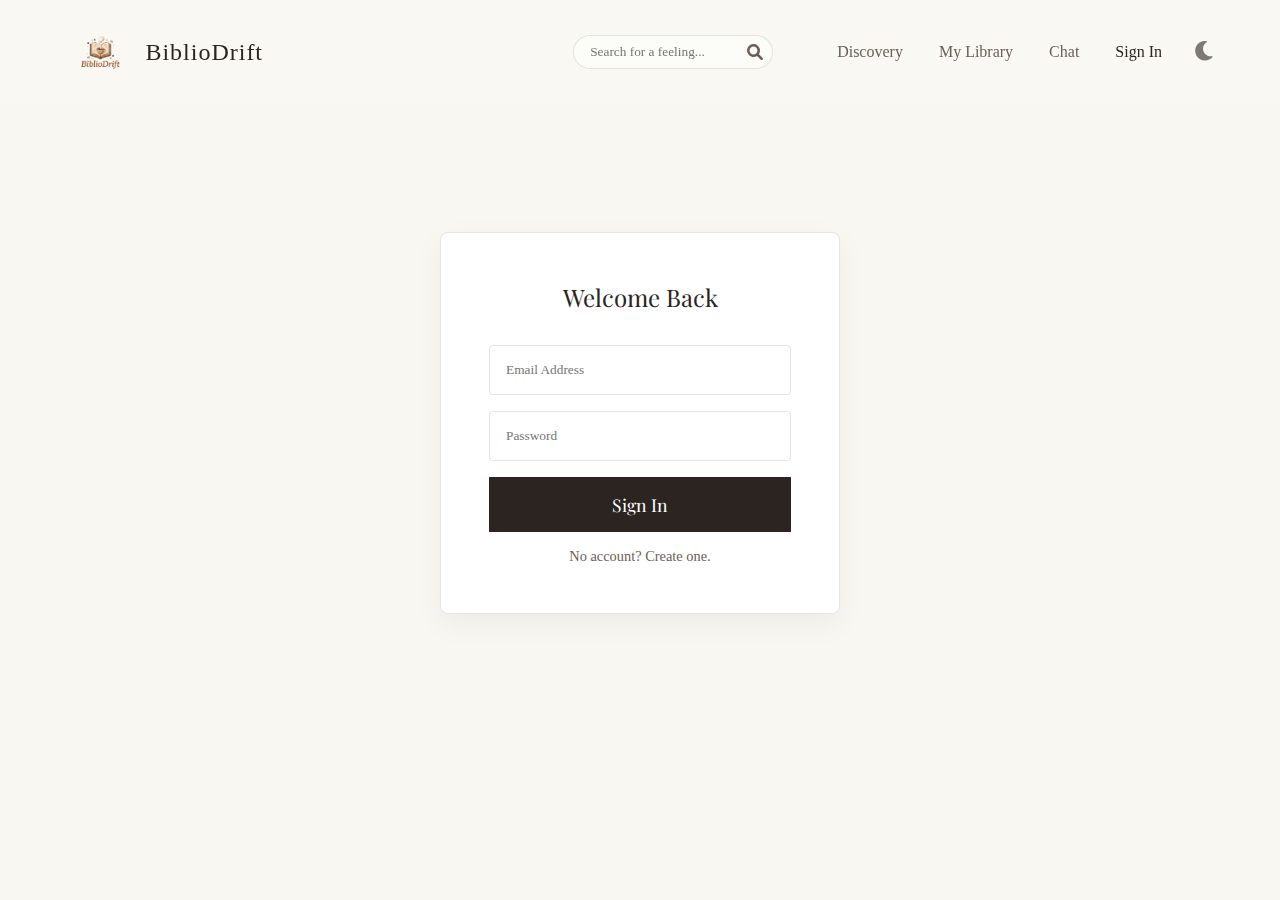
<file: auth.html>
<!DOCTYPE html>
<html lang="en">

<head>
    <meta charset="UTF-8">
    <meta name="viewport" content="width=device-width, initial-scale=1.0">
    <title>Sign In | BiblioDrift</title>
    <link rel="stylesheet" href="style.css">
    <link
        href="https://fonts.googleapis.com/css2?family=Playfair+Display:ital,wght@0,400;0,600;1,400&family=Georgia&display=swap"
        rel="stylesheet">
    <link rel="stylesheet" href="https://cdnjs.cloudflare.com/ajax/libs/font-awesome/6.0.0/css/all.min.css">
    <style>
        .auth-container {
            max-width: 400px;
            margin: 6rem auto;
            background: var(--book-bg);
            padding: 3rem;
            border-radius: 8px;
            box-shadow: var(--shadow-soft);
            text-align: center;
            border: 1px solid var(--input-border);
            color: var(--text-main);
        }

        .auth-input {
            width: 100%;
            padding: 1rem;
            margin-bottom: 1rem;
            border: 1px solid var(--input-border);
            border-radius: 4px;
            font-family: 'Georgia', serif;
            background: var(--input-bg);
            color: var(--text-main);
        }

        .auth-btn {
            width: 100%;
            padding: 1rem;
            background: var(--text-main);
            color: #fff;
            border: none;
            cursor: pointer;
            font-family: 'Playfair Display', serif;
            font-size: 1.1rem;
            transition: background 0.3s;
        }

        .auth-btn:hover {
            background: var(--wood-dark);
        }

        .toggle-link {
            display: block;
            margin-top: 1rem;
            color: var(--text-muted);
            font-size: 0.9rem;
            cursor: pointer;
        }
    </style>
</head>

<body>

    <header>
        <a href="index.html" class="logo">
            <img style="height: 40px" src="biblioDrift_favicon.png" alt="BiblioDrift Logo"> BiblioDrift
        </a>
        <div class="header-controls">
            <div class="search-bar">
                <input type="text" id="searchInput" class="search-input" placeholder="Search for a feeling...">
                <i class="fa-solid fa-search search-icon"></i>
            </div>
            <nav class="nav-links">
                <div class="tooltip">
                    <a href="index.html">Discovery</a>
                    <span class="tooltip-text"><i class="fa-solid fa-wand-magic-sparkles"></i> Explore books</span>
                </div>
                <div class="tooltip">
                    <a href="library.html">My Library</a>
                    <span class="tooltip-text"><i class="fa-solid fa-book"></i> My Library</span>
                </div>
                <div class="tooltip">
                    <a href="chat.html">Chat</a>
                    <span class="tooltip-text"><i class="fa-solid fa-comments"></i> Chat</span>
                </div>
                <div class="tooltip">
                    <a href="auth.html" class="active">Sign In</a>
                    <span class="tooltip-text"><i class="fa-solid fa-key"></i> Access account</span>
                </div>
            </nav>
            <button id="themeToggle" class="btn-icon" title="Toggle Theme">
                <i class="fa-solid fa-moon"></i>
            </button>
        </div>
    </header>

    <main>
        <div class="auth-container">
            <h2 style="margin-bottom: 2rem;">Welcome Back</h2>
            <form onsubmit="handleAuth(event)">
                <input type="email" id="email" class="auth-input" placeholder="Email Address" required>
                <input type="password" class="auth-input" placeholder="Password" required>
                <button type="submit" class="auth-btn">Sign In</button>
            </form>
            <span class="toggle-link">No account? Create one.</span>
        </div>
    </main>

    <script src="app.js"></script>
    <script src="script/header-scroll.js"></script>


</body>

</html>
</file>
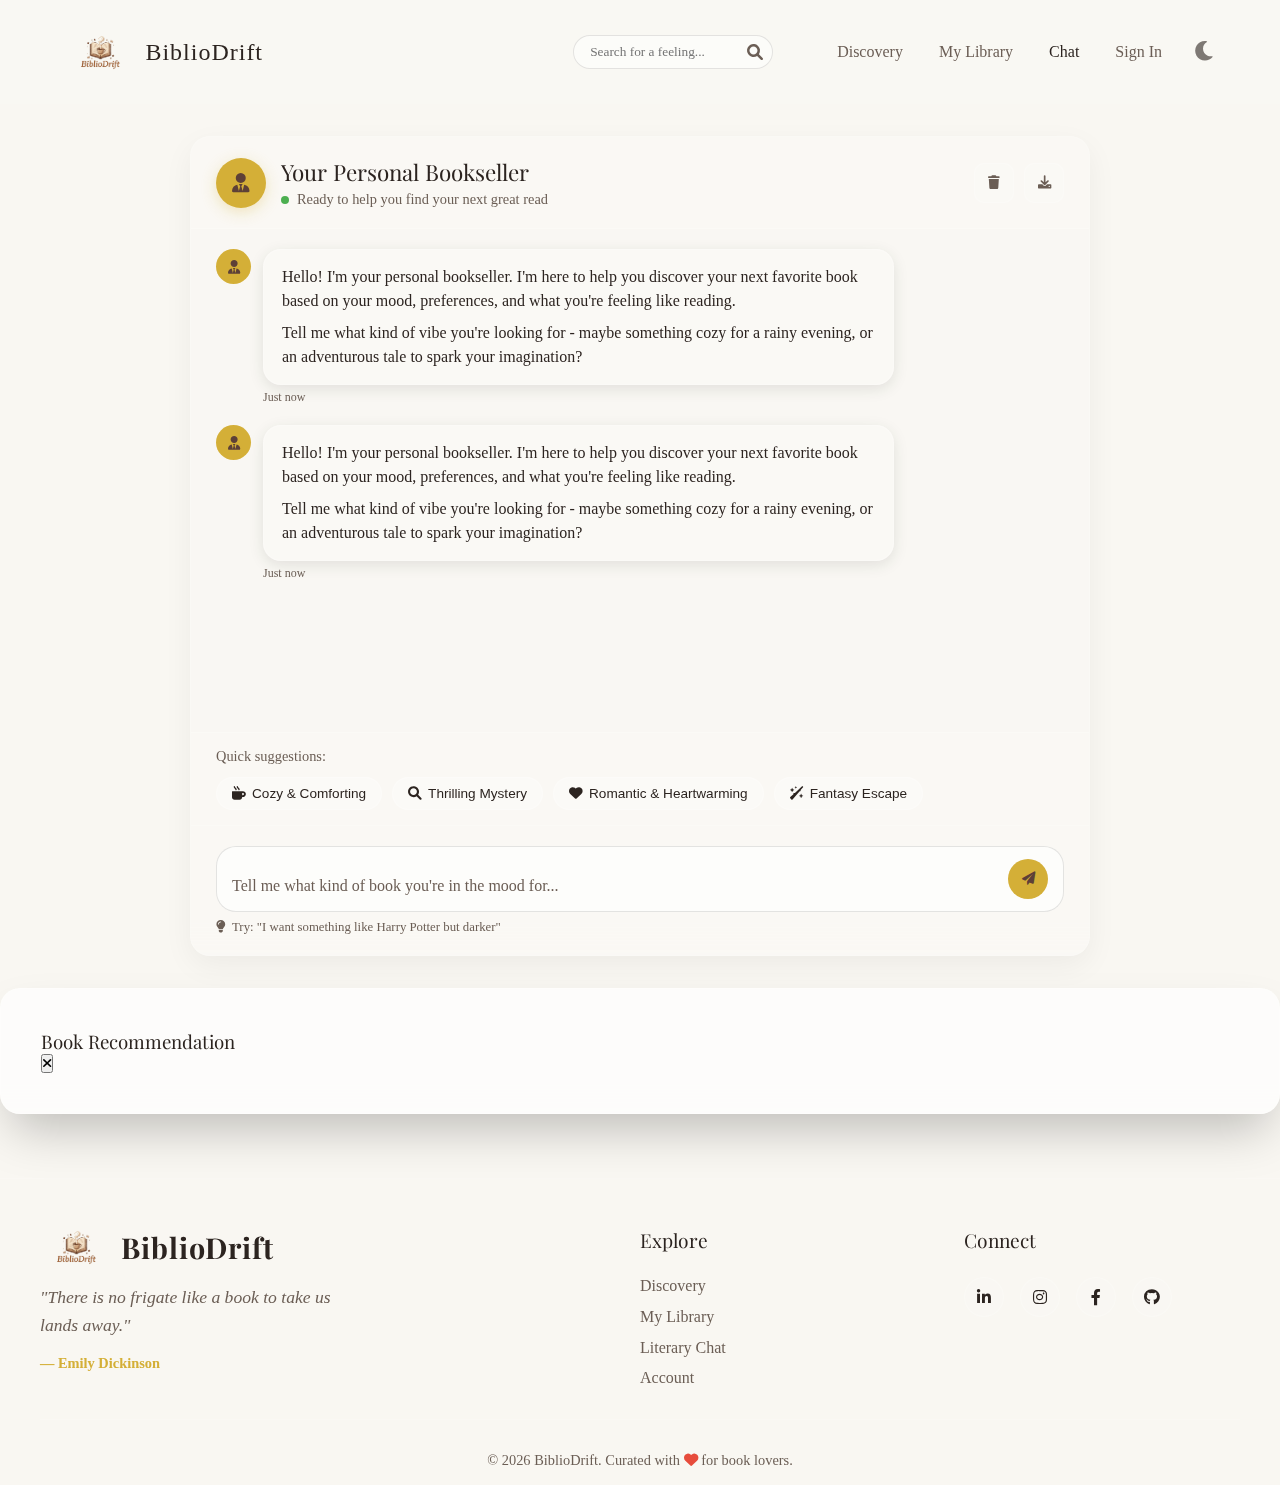
<file: chat.html>
<!DOCTYPE html>
<html lang="en">

<head>
    <meta charset="UTF-8">
    <meta name="viewport" content="width=device-width, initial-scale=1.0">
    <title>Chat with Bookseller | BiblioDrift</title>
    <link rel="stylesheet" href="style.css">
    <!-- Unified Font Imports -->
    <link rel="preconnect" href="https://fonts.googleapis.com" />
    <link rel="preconnect" href="https://fonts.gstatic.com" crossorigin />
    <link
        href="https://fonts.googleapis.com/css2?family=Playfair+Display:ital,wght@0,400;0,600;1,400&family=Georgia&display=swap"
        rel="stylesheet" />
    <link rel="stylesheet" href="https://cdnjs.cloudflare.com/ajax/libs/font-awesome/6.0.0/css/all.min.css">

</head>

<body>
    <!-- Navigation -->
    <header>
        <a href="index.html" class="logo">
            <img style="height: 40px" src="biblioDrift_favicon.png" alt="BiblioDrift Logo"> BiblioDrift
        </a>
        <div class="header-controls">
            <div class="search-bar">
                <input type="text" id="searchInput" class="search-input" placeholder="Search for a feeling...">
                <i class="fa-solid fa-search search-icon"></i>
            </div>
            <nav class="nav-links">
                <div class="tooltip">
                    <a href="index.html">Discovery</a>
                    <span class="tooltip-text"><i class="fa-solid fa-wand-magic-sparkles"></i> Explore books</span>
                </div>
                <div class="tooltip">
                    <a href="library.html">My Library</a>
                    <span class="tooltip-text"><i class="fa-solid fa-book"></i> My Library</span>
                </div>
                <div class="tooltip">
                    <a href="chat.html" class="active">Chat</a>
                    <span class="tooltip-text"><i class="fa-solid fa-comments"></i> Chat</span>
                </div>
                <!-- DYNAMIC AUTH LINK -->
                <div class="tooltip">
                    <a href="auth.html" id="navAuthLink">Sign In</a>
                    <span class="tooltip-text" id="navAuthTooltip"><i class="fa-solid fa-key"></i> Access account</span>
                </div>
            </nav>
            <button id="themeToggle" class="btn-icon" title="Toggle Theme">
                <i class="fa-solid fa-moon"></i>
            </button>
        </div>
    </header>

    <!-- Main Content -->
    <main style="padding-top: 2rem;">
        <div class="chat-container">
            <!-- Chat Header -->
            <div class="chat-header">
                <div class="bookseller-info">
                    <div class="bookseller-avatar">
                        <i class="fa-solid fa-user-tie"></i>
                    </div>
                    <div class="bookseller-details">
                        <h2 style="font-family: 'Playfair Display', serif;">Your Personal Bookseller</h2>
                        <p class="status">
                            <span class="status-dot"></span>
                            Ready to help you find your next great read
                        </p>
                    </div>
                </div>
                <div class="chat-actions">
                    <button class="action-btn" onclick="clearChat()" title="Clear conversation">
                        <i class="fa-solid fa-trash"></i>
                    </button>
                    <button class="action-btn" onclick="exportChat()" title="Export conversation">
                        <i class="fa-solid fa-download"></i>
                    </button>
                </div>
            </div>

            <!-- Chat Messages -->
            <div class="chat-messages" id="chatMessages">
                <div class="message bookseller-message">
                    <div class="message-avatar">
                        <i class="fa-solid fa-user-tie"></i>
                    </div>
                    <div class="message-content">
                        <div class="message-bubble">
                            <p>Hello! I'm your personal bookseller. I'm here to help you discover your next favorite
                                book based on your mood, preferences, and what you're feeling like reading.</p>
                            <p>Tell me what kind of vibe you're looking for - maybe something cozy for a rainy evening,
                                or an adventurous tale to spark your imagination?</p>
                        </div>
                        <div class="message-time">Just now</div>
                    </div>
                </div>
            </div>

            <!-- Quick Suggestions -->
            <div class="quick-suggestions" id="quickSuggestions">
                <div class="suggestions-header">
                    <span>Quick suggestions:</span>
                </div>
                <div class="suggestions-list">
                    <button class="suggestion-btn" onclick="sendQuickMessage('I want something cozy and comforting')">
                        <i class="fa-solid fa-mug-hot"></i>
                        Cozy & Comforting
                    </button>
                    <button class="suggestion-btn" onclick="sendQuickMessage('Looking for a thrilling mystery')">
                        <i class="fa-solid fa-magnifying-glass"></i>
                        Thrilling Mystery
                    </button>
                    <button class="suggestion-btn" onclick="sendQuickMessage('Something romantic and heartwarming')">
                        <i class="fa-solid fa-heart"></i>
                        Romantic & Heartwarming
                    </button>
                    <button class="suggestion-btn" onclick="sendQuickMessage('I need an escape to another world')">
                        <i class="fa-solid fa-wand-sparkles"></i>
                        Fantasy Escape
                    </button>
                </div>
            </div>

            <!-- Chat Input -->
            <div class="chat-input-container">
                <div class="chat-input-wrapper">
                    <textarea id="chatInput" placeholder="Tell me what kind of book you're in the mood for..." rows="1"
                        onkeydown="handleKeyDown(event)" oninput="adjustTextareaHeight(this)"></textarea>
                    <button class="send-btn" id="sendBtn">
                        <i class="fa-solid fa-paper-plane"></i>
                    </button>
                </div>
                <div class="input-hint">
                    <i class="fa-solid fa-lightbulb"></i>
                    Try: "I want something like Harry Potter but darker"
                </div>
            </div>
        </div>
    </main>

    <!-- Book Recommendation Modal -->
    <div class="modal-overlay" id="bookModal">
        <div class="modal-content book-modal">
            <div class="modal-header">
                <h3>Book Recommendation</h3>
                <button class="close-btn" onclick="closeBookModal()">
                    <i class="fa-solid fa-xmark"></i>
                </button>
            </div>
            <div class="modal-body" id="bookModalContent">
                <!-- Book details populated by chat.js -->
            </div>
        </div>
    </div>

    <script>
        window.MOOD_API_BASE = 'http://localhost:5001/api/v1';

        document.addEventListener('DOMContentLoaded', () => {
            const isLoggedIn = localStorage.getItem('isLoggedIn') === 'true';
            if (isLoggedIn) {
                const link = document.getElementById('navAuthLink');
                const tooltip = document.getElementById('navAuthTooltip');

                if (link) {
                    link.innerHTML = '<i class="fa-solid fa-user"></i>';
                    link.href = 'profile.html';
                }
                if (tooltip) {
                    tooltip.innerHTML = '<i class="fa-solid fa-address-card"></i> View Profile';
                }
            }
        });
    </script>
    <script src="chat.js"></script>
    <script src="app.js"></script>
    <script src="footer.js"></script>
    <script src="script/header-scroll.js"></script>
</body>

</html>
</file>
<file: style.css>
:root {
    /* Day Theme (Default) */
    --bg-color: #f9f7f2;
    --header-bg: rgba(249, 247, 242, 0.8);
    --text-main: #2c2420;
    --text-muted: #6b5e55;
    --accent-gold: #d4af37;
    --wood-dark: #5d4037;
    --wood-light: #8d6e63;
    --glass-bg: rgba(255, 255, 255, 0.1);
    --glass-border: rgba(255, 255, 255, 0.2);
    --shadow-soft: 0 10px 30px rgba(0, 0, 0, 0.05);
    --input-bg: rgba(255, 255, 255, 0.5);
    --input-border: rgba(0, 0, 0, 0.1);
    --book-bg: #fff;
    --paper-color: #fffdf9;

    /* Vibe Colors */
    --vibe-mystery: #78909c;
    --vibe-romance: #ef9a9a;
    --vibe-classic: #a1887f;

    /* Dimensions */
    --book-width: 160px;
    --book-height: 240px;
    --book-thick: 40px;
}

[data-theme="night"] {
    /* Night Theme (Dark Wood) */
    --bg-color: #1e1a18;
    --header-bg: rgba(30, 26, 24, 0.85);
    --text-main: #e0d5cb;
    --text-muted: #a89a8e;
    --accent-gold: #fccb4e;
    --wood-dark: #3e2723;
    --wood-light: #5d4037;
    --glass-bg: rgba(0, 0, 0, 0.3);
    --glass-border: rgba(255, 255, 255, 0.05);
    --shadow-soft: 0 10px 40px rgba(0, 0, 0, 0.4);
    --input-bg: rgba(0, 0, 0, 0.2);
    --input-border: rgba(255, 255, 255, 0.1);
    --book-bg: #2c2420;
    --paper-color: #e0d5cb;
}

* {
    box-sizing: border-box;
    margin: 0;
    padding: 0;
}

html {
    scroll-behavior: smooth;
}

body {
    background-color: var(--bg-color);
    color: var(--text-main);
    font-family: "Georgia", serif;
    /* Classic serif for books */
    overflow-x: hidden;
    min-height: 100vh;
}

/* Global Wooden Scrollbar Styling */
::-webkit-scrollbar {
    width: 12px;
}

::-webkit-scrollbar-track {
    background: var(--bg-color);
}

::-webkit-scrollbar-thumb {
    background: linear-gradient(180deg, var(--wood-dark), var(--wood-light));
    border-radius: 6px;
    border: 2px solid var(--bg-color);
}

::-webkit-scrollbar-thumb:hover {
    background: linear-gradient(180deg, var(--wood-light), var(--wood-dark));
    box-shadow: inset 0 0 6px rgba(0, 0, 0, 0.3);
}

h1,
h2,
h3 {
    font-weight: normal;
    font-family: "Playfair Display", serif;
    /* Elegant headings */
}

/* --- Layout --- */
header {
    padding: 2rem 4rem;
    display: flex;
    justify-content: space-between;
    align-items: center;
    position: sticky;
    top: 0;
    z-index: 100;
    background: var(--header-bg);
    backdrop-filter: blur(10px);
    transition: background 0.5s ease;
}

.header-controls {
    display: flex;
    align-items: center;
    gap: 2rem;
}

.search-bar {
    position: relative;
    display: flex;
    align-items: center;
}

.search-input {
    background: var(--input-bg);
    border: 1px solid var(--input-border);
    padding: 0.5rem 1rem;
    border-radius: 20px;
    font-family: "Georgia", serif;
    width: 200px;
    transition: all 0.3s ease;
    outline: none;
    color: var(--text-main);
}

.search-input:focus {
    background: var(--book-bg);
    width: 300px;
    box-shadow: var(--shadow-soft);
}

.search-icon {
    position: absolute;
    right: 10px;
    color: var(--text-muted);
    pointer-events: none;
}

.logo {
    font-size: 1.5rem;
    letter-spacing: 1px;
    color: var(--text-main);
    text-decoration: none;
    display: flex;
    align-items: center;
    gap: 0.5rem;
}

.nav-links a {
    text-decoration: none;
    color: var(--text-muted);
    margin-left: 2rem;
    transition: color 0.3s ease;
}

.nav-links a:hover,
.nav-links a.active {
    color: var(--text-main);
}

/* === ANIMATED HOVER TOOLTIPS FOR NAVIGATION (NEW) === */
.tooltip {
    position: relative;
    display: inline-block;
}

.tooltip-text {
    position: absolute;
    left: 50%;
    bottom: calc(100% + 8px);
    transform: translateX(-50%) scale(0.95) translateY(6px);
    padding: 10px 14px;
    background: #fffaf3;
    color: #2b2b2b;
    font-size: 13px;
    font-weight: 500;
    white-space: nowrap;
    border-radius: 10px;
    box-shadow: 0 8px 20px rgba(0, 0, 0, 0.15);
    border: 1px solid rgba(0, 0, 0, 0.08);
    opacity: 0;
    visibility: hidden;
    pointer-events: none;
    transition: all 0.25s ease;
    z-index: 9999;
}

.tooltip-text::after {
    content: "";
    position: absolute;
    top: 100%;
    left: 50%;
    transform: translateX(-50%) rotate(45deg);
    width: 12px;
    height: 12px;
    background: #fffaf3;
    border-left: 1px solid rgba(0, 0, 0, 0.08);
    border-bottom: 1px solid rgba(0, 0, 0, 0.08);
}

.tooltip:hover .tooltip-text {
    opacity: 1;
    visibility: visible;
    transform: translateX(-40%) scale(1) translateY(0);
}

.tooltip-text i {
    margin-right: 5px;
    color: var(--accent-gold);
}

main {
    padding: 2rem 4rem;
    max-width: 1400px;
    margin: 0 auto;
}

/* --- Hero --- */
.hero {
    text-align: center;
    padding: 6rem 1rem;
    animation: heroFade 1s ease-out;
}

@keyframes heroFade {
    from {
        opacity: 0;
        transform: translateY(15px);
    }

    to {
        opacity: 1;
        transform: translateY(0);
    }
}

.hero h1 {
    font-size: clamp(2.5rem, 8vw, 4.5rem);
    margin-bottom: 1.5rem;
    font-style: italic;
    line-height: 1.2;
    letter-spacing: 0.5px;
    text-shadow: 2px 2px 4px rgba(0, 0, 0, 0.2);
}

.hero p {
    color: var(--text-muted);
    font-size: 1.2rem;
    line-height: 1.8;
    max-width: 55ch;
    margin: 0 auto;
}

/* --- Curated Tables (Horizontal Scroll) --- */
.curated-section {
    margin-bottom: 6rem;
}

.section-header {
    margin-bottom: 2rem;
    border-bottom: 1px solid rgba(0, 0, 0, 0.05);
    padding-bottom: 0.5rem;
    display: flex;
    justify-content: space-between;
    align-items: baseline;
}

.curated-row {
    display: flex;
    gap: 3rem;
    padding: 2rem 1rem;
    overflow-x: visible;
    /* Allow 3D overflow */
    perspective: 1000px;
}

/* --- 3D Book Component --- */
.book-scene {
    width: var(--book-width);
    height: var(--book-height);
    perspective: 1000px;
    cursor: pointer;
    /* Random slight rotation for organic feel - handled in JS usually, but default here */
}

.book {
    width: 100%;
    height: 100%;
    position: relative;
    transform-style: preserve-3d;
    /* Bouncy cozy feel */
    transform-origin: center center -20px;
    /* Pivot inside the book */
    animation: floatIn 0.8s ease-out backwards;
}

@keyframes floatIn {
    from {
        opacity: 0;
        transform: translateY(50px) scale(0.9);
    }

    to {
        opacity: 1;
        transform: translateY(0) scale(1);
    }
}

.book.flipped {
    transform: rotateY(180deg) scale(1.2) translateZ(50px);
    /* Expand and bring closer */
    z-index: 100;
}

/* Book Faces */
.book__face {
    position: absolute;
    width: 100%;
    height: 100%;
    backface-visibility: hidden;
    /* Hide back when front is clear */
    border-radius: 4px 8px 8px 4px;
    box-shadow: 5px 5px 15px rgba(0, 0, 0, 0.15);
}

.book__face--front {
    background: var(--book-bg);
    transform: rotateY(0deg);
    z-index: 2;
}

.book__face--front img {
    width: 100%;
    height: 100%;
    object-fit: cover;
    border-radius: 4px 8px 8px 4px;
}

.book__face--back {
    transform: rotateY(180deg);
    background: var(--paper-color);
    /* Paper color */
    padding: 1.5rem;
    display: flex;
    flex-direction: column;
    justify-content: space-between;
    border: 1px solid var(--glass-border);
    z-index: 1;
    color: #2c2420;
    /* Keep text dark for paper feel even in night mode */
}

/* The Spine */
.book__face--spine {
    position: absolute;
    width: var(--book-thick);
    height: 100%;
    left: 0;
    top: 0;
    transform: rotateY(-90deg) translateZ(calc(var(--book-thick) / 2));
}

/* Improved 3D Box Model */
/* Re-defining .book for proper thickness volume */
.book {
    transform-origin: center center -20px;
    /* Pivot inside the book */
}

.book__face--front {
    transform: translateZ(20px);
}

.book__face--back {
    transform: rotateY(180deg) translateZ(20px);
}

.book__face--spine {
    width: 40px;
    height: 100%;
    background: #333;
    /* Default spine color */
    transform: rotateY(-90deg) translateZ(20px);
    /* Adjust positioning to be flush left of front face */
    left: -20px;
    /* Half thickness */
}

.book__face--right {
    /* Pages */
    width: 40px;
    height: 100%;
    background: linear-gradient(to right, #fff, #f0f0f0 20%, #fff 40%);
    transform: rotateY(90deg) translateZ(140px);
    /* Width - half thickness */
    left: auto;
    right: -20px;
}

/* Hover Effect: Pull out */
.book-scene:hover .book:not(.flipped) {
    transform: translateZ(30px) translateY(-10px) rotateY(-10deg);
}

/* Glassmorphism Overlay (Quick view) */
.glass-overlay {
    position: absolute;
    bottom: 10px;
    left: 10px;
    right: 10px;
    background: rgba(255, 255, 255, 0.7);
    backdrop-filter: blur(8px);
    padding: 0.5rem;
    border-radius: 6px;
    opacity: 0;
    transform: translateY(10px);
    transition: all 0.3s ease;
    pointer-events: none;
    /* Let clicks pass to book */
}

.book-scene:hover .glass-overlay {
    opacity: 1;
    transform: translateY(0);
}

/* Back of book content */
.handwritten-note {
    font-family: "Courier New", Courier, monospace;
    /* Placeholder for handwriting font */
    color: var(--text-muted);
    font-size: 0.9rem;
    line-height: 1.4;
    background: #fffdc2;
    padding: 10px;
    transform: rotate(-2deg);
    box-shadow: 2px 2px 5px rgba(0, 0, 0, 0.1);
    margin-bottom: 1rem;
}

.book-actions {
    display: flex;
    gap: 0.5rem;
}

.btn-icon {
    border: none;
    background: none;
    cursor: pointer;
    font-size: 1.2rem;
    opacity: 0.6;
    transition: opacity 0.2s;
}

.btn-icon:hover {
    opacity: 1;
    transform: scale(1.1);
}

/* --- Virtual Shelves --- */
.shelves-container {
    display: flex;
    flex-direction: column;
    gap: 4rem;
    padding: 2rem 0;
}

.shelf-row {
    position: relative;
    padding: 0 2rem 1.5rem 2rem;
    /* Realistic Wood Texture Gradient */
    background:
        repeating-linear-gradient(90deg,
            transparent 0,
            transparent 4px,
            rgba(0, 0, 0, 0.02) 5px,
            transparent 10px),
        linear-gradient(to bottom, #5d4037 0%, #3e2723 100%);
    border-bottom: 25px solid #281a15;
    /* Thicker front lip */
    border-radius: 4px;
    box-shadow:
        0 20px 20px -10px rgba(0, 0, 0, 0.3),
        inset 0 2px 20px rgba(0, 0, 0, 0.2);
    display: flex;
    align-items: flex-end;
    gap: 1.5rem;
    /* More spacing for expanded books */
    min-height: 280px;
}

.shelf-row::after {
    /* Depth shadow on wall behind books */
    content: "";
    position: absolute;
    bottom: 25px;
    /* Above bottom lip */
    left: 0;
    right: 0;
    height: 100%;
    z-index: -1;
    background: linear-gradient(to bottom,
            rgba(0, 0, 0, 0.1),
            rgba(0, 0, 0, 0.4));
    pointer-events: none;
}

.shelf-label {
    position: absolute;
    top: -20px;
    left: 0;
    font-size: 1.2rem;
    color: var(--wood-light);
    font-style: italic;
}

/* --- Mood Analysis Styles --- */

/* Mood Tags on Book Covers */
.mood-tags {
    position: absolute;
    top: 5px;
    left: 5px;
    display: flex;
    flex-direction: column;
    gap: 2px;
}

.mood-tag {
    background: rgba(0, 0, 0, 0.7);
    color: white;
    padding: 2px 6px;
    border-radius: 10px;
    font-size: 0.7rem;
    font-weight: bold;
    text-transform: capitalize;
}

/* Mood-specific colors */
.mood-cozy {
    background: #8d6e63 !important;
}

.mood-dark {
    background: #424242 !important;
}

.mood-mysterious {
    background: #5e35b1 !important;
}

.mood-romantic {
    background: #e91e63 !important;
}

.mood-adventurous {
    background: #ff5722 !important;
}

.mood-melancholy {
    background: #607d8b !important;
}

.mood-uplifting {
    background: #4caf50 !important;
}

.mood-intense {
    background: #f44336 !important;
}

.mood-whimsical {
    background: #9c27b0 !important;
}

.mood-thought-provoking {
    background: #795548 !important;
}

/* Glass overlay mood tags */
.glass-mood-tags {
    margin-top: 0.5rem;
    display: flex;
    gap: 0.25rem;
    flex-wrap: wrap;
}

.glass-mood-tag {
    background: rgba(255, 255, 255, 0.3);
    padding: 1px 4px;
    border-radius: 8px;
    font-size: 0.6rem;
    text-transform: capitalize;
}

/* Back of book mood analysis */
.mood-analysis {
    margin-top: 1rem;
    padding-top: 0.5rem;
    border-top: 1px solid rgba(0, 0, 0, 0.1);
}

.mood-tags-back {
    display: flex;
    gap: 0.25rem;
    flex-wrap: wrap;
    margin-top: 0.25rem;
}

.mood-tag-small {
    background: var(--accent-gold);
    color: white;
    padding: 1px 4px;
    border-radius: 6px;
    font-size: 0.6rem;
    text-transform: capitalize;
}

/* Mood Analysis Modal */
.mood-modal {
    position: fixed;
    top: 0;
    left: 0;
    width: 100%;
    height: 100%;
    background: rgba(0, 0, 0, 0.7);
    display: flex;
    justify-content: center;
    align-items: center;
    z-index: 1000;
    backdrop-filter: blur(5px);
}

.mood-modal-content {
    background: var(--book-bg);
    border-radius: 12px;
    max-width: 500px;
    width: 90%;
    max-height: 80vh;
    overflow-y: auto;
    box-shadow: var(--shadow-soft);
    border: 1px solid var(--glass-border);
}

.mood-modal-header {
    padding: 1.5rem;
    border-bottom: 1px solid var(--glass-border);
    display: flex;
    justify-content: space-between;
    align-items: center;
}

.mood-modal-header h3 {
    margin: 0;
    color: var(--text-main);
}

.close-modal {
    background: none;
    border: none;
    font-size: 1.5rem;
    cursor: pointer;
    color: var(--text-muted);
    padding: 0;
    width: 30px;
    height: 30px;
    display: flex;
    align-items: center;
    justify-content: center;
}

.close-modal:hover {
    color: var(--text-main);
}

.mood-modal-body {
    padding: 1.5rem;
}

.mood-section {
    margin-bottom: 1.5rem;
}

.mood-section h4 {
    margin: 0 0 0.5rem 0;
    color: var(--text-main);
    font-size: 1rem;
}

/* Sentiment Bar */
.sentiment-bar {
    width: 100%;
    height: 8px;
    background: #e0e0e0;
    border-radius: 4px;
    overflow: hidden;
    margin: 0.5rem 0;
}

.sentiment-fill {
    height: 100%;
    background: linear-gradient(to right, #f44336, #ff9800, #4caf50);
    transition: width 0.3s ease;
}

/* Large mood tags in modal */
.mood-tags-large {
    display: flex;
    gap: 0.5rem;
    flex-wrap: wrap;
}

.mood-tag-large {
    padding: 0.5rem 1rem;
    border-radius: 20px;
    font-size: 0.9rem;
    font-weight: bold;
    color: white;
    text-transform: capitalize;
}

/* Vibe quote styling */
.vibe-quote {
    background: var(--paper-color);
    padding: 1rem;
    border-radius: 8px;
    font-style: italic;
    color: #2c2420;
    border-left: 4px solid var(--accent-gold);
    margin: 0.5rem 0;
}

/* Mood button in book actions */
.mood-btn {
    color: var(--accent-gold) !important;
}

.mood-btn:hover {
    color: var(--wood-dark) !important;
    transform: scale(1.1);
}

/* Responsive mood modal */
@media (max-width: 768px) {
    .mood-modal-content {
        width: 95%;
        margin: 1rem;
    }

    .mood-tags-large {
        flex-direction: column;
    }

    .mood-tag-large {
        text-align: center;
    }
}

/* Utilities */
.hidden {
    display: none;
}

.fade-in {
    animation: fadeIn 1s ease;
}

@keyframes fadeIn {
    from {
        opacity: 0;
        transform: translateY(10px);
    }

    to {
        opacity: 1;
        transform: translateY(0);
    }
}

/* Theme Toggle Button Enhancement */
#themeToggle {
    font-size: 1.4rem;
    color: var(--text-main);
    cursor: pointer;
    transition:
        transform 0.3s ease,
        color 0.3s ease;
}

#themeToggle:hover {
    transform: rotate(15deg) scale(1.1);
    color: var(--accent-gold);
}

/* --- Back to Top Button --- */
.back-to-top {
    position: fixed;
    bottom: 2rem;
    right: 2rem;
    width: 3rem;
    height: 3rem;
    border-radius: 50%;
    background: var(--header-bg);
    border: 1px solid var(--glass-border);
    box-shadow: var(--shadow-soft);
    display: flex;
    justify-content: center;
    align-items: center;
    z-index: 999;
    opacity: 1;
    visibility: visible;
    transition: all 0.4s ease;
    backdrop-filter: blur(5px);
}

.back-to-top.hidden {
    opacity: 0;
    visibility: hidden;
    transform: translateY(20px);
}

.back-to-top:hover {
    background: var(--book-bg);
    transform: translateY(-5px);
    box-shadow: 0 15px 30px rgba(0, 0, 0, 0.15);
    color: var(--accent-gold);
}

/*Footer design */

.footer {
    min-height: 120px;
    width: 100%;
    background-color: #222;
    display: flex;
    flex-direction: column;
    justify-content: center;
    align-items: center;
    gap: 1.2rem;
    padding: 2rem 0;
    margin-top: 4rem;
}

.social_icons {
    display: flex;
    gap: 2rem;
    z-index: 999;
}

.social_icons a {
    color: var(--accent-gold);
    font-size: 2rem;
    transition:
        transform 0.3s ease,
        color 0.3s ease;
    text-decoration: none;
}

.social_icons a:hover {
    color: white;
    transform: translateY(-5px);
}

.reading-progress {
    margin-top: 0.75rem;
    opacity: 0.85;
}

.progress-slider {
    width: 100%;
    accent-color: var(--accent-gold);
}

.reading-progress small {
    font-size: 0.7rem;
    opacity: 0.7;
}

/* --- Glass Modal --- */
.glass-modal {
    margin: auto;
    width: 90%;
    max-width: 900px;
    background: transparent;
    border: none;
    padding: 0;
    overflow: visible;
}

.glass-modal::backdrop {
    background: rgba(0, 0, 0, 0.4);
    backdrop-filter: blur(5px);
}

.modal-content {
    background: rgba(255, 255, 255, 0.65);
    backdrop-filter: blur(20px);
    -webkit-backdrop-filter: blur(20px);
    border: 1px solid var(--glass-border);
    border-radius: 20px;
    box-shadow: 0 25px 50px -12px rgba(0, 0, 0, 0.25);
    padding: 2.5rem;
    position: relative;
    overflow: hidden;
    animation: modalIn 0.4s cubic-bezier(0.175, 0.885, 0.32, 1.275);
}

[data-theme="night"] .modal-content {
    background: rgba(30, 26, 24, 0.8);
    border: 1px solid rgba(255, 255, 255, 0.1);
}

@keyframes modalIn {
    from {
        opacity: 0;
        transform: scale(0.9) translateY(20px);
    }

    to {
        opacity: 1;
        transform: scale(1) translateY(0);
    }
}

.close-modal-btn {
    position: absolute;
    top: 1.5rem;
    right: 1.5rem;
    background: var(--glass-bg);
    border: none;
    width: 2.5rem;
    height: 2.5rem;
    border-radius: 50%;
    cursor: pointer;
    font-size: 1.2rem;
    color: var(--text-muted);
    transition: all 0.2s;
    display: flex;
    justify-content: center;
    align-items: center;
    z-index: 10;
}

.close-modal-btn:hover {
    background: var(--accent-gold);
    color: #fff;
    transform: rotate(90deg);
}

.modal-body {
    display: grid;
    grid-template-columns: 300px 1fr;
    gap: 3rem;
}

.modal-media {
    display: flex;
    justify-content: center;
    align-items: center;
}

.modal-media img {
    width: 100%;
    height: auto;
    border-radius: 12px;
    box-shadow: 10px 10px 30px rgba(0, 0, 0, 0.2);
    transform: rotate(-3deg);
    transition: transform 0.3s;
}

.modal-media img:hover {
    transform: rotate(0) scale(1.02);
}

.modal-info {
    display: flex;
    flex-direction: column;
    gap: 1.5rem;
}

.modal-info h2 {
    font-size: 2.5rem;
    line-height: 1.2;
    margin-bottom: 0;
}

.modal-subtitle {
    font-size: 1.2rem;
    color: var(--text-muted);
    font-style: italic;
    margin-top: -1rem;
}

/* AI Insight Box */
.ai-insight-box {
    background: linear-gradient(135deg,
            rgba(255, 255, 255, 0.4),
            rgba(255, 255, 255, 0.1));
    border: 1px solid var(--glass-border);
    padding: 1.5rem;
    border-radius: 15px;
    position: relative;
    margin-top: 1rem;
}

[data-theme="night"] .ai-insight-box {
    background: linear-gradient(135deg,
            rgba(255, 255, 255, 0.05),
            rgba(0, 0, 0, 0.2));
}

.ai-insight-box::before {
    content: "";
    position: absolute;
    top: 0;
    left: 0;
    right: 0;
    height: 2px;
    background: linear-gradient(90deg,
            transparent,
            var(--accent-gold),
            transparent);
    opacity: 0.5;
}

.ai-header {
    display: flex;
    align-items: center;
    gap: 0.8rem;
    font-family: "Courier New", monospace;
    /* Tech feel */
    font-weight: bold;
    color: var(--accent-gold);
    margin-bottom: 1rem;
    text-transform: uppercase;
    letter-spacing: 1px;
    font-size: 0.9rem;
}

#modal-summary {
    line-height: 1.6;
    color: var(--text-main);
}

.modal-actions {
    margin-top: auto;
    display: flex;
    gap: 1rem;
}

.btn-primary {
    background: var(--text-main);
    color: var(--bg-color);
    border: none;
    padding: 1rem 2rem;
    border-radius: 30px;
    font-family: "Georgia", serif;
    font-size: 1.1rem;
    cursor: pointer;
    transition: all 0.3s;
    display: flex;
    align-items: center;
    gap: 0.8rem;
}

.btn-primary:hover {
    background: var(--accent-gold);
    color: #fff;
    transform: translateY(-2px);
    box-shadow: 0 5px 15px rgba(0, 0, 0, 0.1);
}

/* Responsive Modal */
@media (max-width: 768px) {
    .modal-body {
        grid-template-columns: 1fr;
    }

    .modal-media img {
        max-width: 200px;
        transform: rotate(0);
    }

    .modal-content {
        padding: 1.5rem;
    }
}

/* ===== CHAT INTERFACE STYLES ===== */

.chat-container {
    max-width: 900px;
    margin: 0 auto;
    height: calc(100vh - 80px);
    display: flex;
    flex-direction: column;
    background: var(--glass-bg);
    backdrop-filter: blur(20px);
    border: 1px solid var(--glass-border);
    border-radius: 20px;
    overflow: hidden;
    box-shadow: var(--shadow-soft);
}

.chat-header {
    padding: 20px 25px;
    background: var(--glass-bg);
    border-bottom: 1px solid var(--glass-border);
    display: flex;
    justify-content: space-between;
    align-items: center;
}

.bookseller-info {
    display: flex;
    align-items: center;
    gap: 15px;
}

.bookseller-avatar {
    width: 50px;
    height: 50px;
    background: var(--accent-gold);
    border-radius: 50%;
    display: flex;
    align-items: center;
    justify-content: center;
    color: var(--wood-dark);
    font-size: 20px;
    box-shadow: 0 4px 15px rgba(212, 175, 55, 0.3);
}

.bookseller-details h2 {
    font-family: 'Playfair Display', serif;
    color: var(--text-main);
    font-size: 1.4rem;
    margin-bottom: 4px;
}

.status {
    display: flex;
    align-items: center;
    gap: 8px;
    color: var(--text-muted);
    font-size: 0.9rem;
}

.status-dot {
    width: 8px;
    height: 8px;
    background: #4caf50;
    border-radius: 50%;
    animation: pulse 2s infinite;
}

@keyframes pulse {

    0%,
    100% {
        opacity: 1;
    }

    50% {
        opacity: 0.5;
    }
}

.chat-actions {
    display: flex;
    gap: 10px;
}

.action-btn {
    width: 40px;
    height: 40px;
    background: var(--glass-bg);
    border: 1px solid var(--glass-border);
    border-radius: 10px;
    color: var(--text-muted);
    cursor: pointer;
    transition: all 0.3s ease;
    display: flex;
    align-items: center;
    justify-content: center;
}

.action-btn:hover {
    background: var(--accent-gold);
    color: var(--wood-dark);
    transform: translateY(-2px);
}

.chat-messages {
    flex: 1;
    overflow-y: auto;
    padding: 20px 25px;
    display: flex;
    flex-direction: column;
    gap: 20px;
}

.message {
    display: flex;
    gap: 12px;
    max-width: 80%;
}

.message.user-message {
    align-self: flex-end;
    flex-direction: row-reverse;
}

.message-avatar {
    width: 35px;
    height: 35px;
    border-radius: 50%;
    display: flex;
    align-items: center;
    justify-content: center;
    font-size: 14px;
    flex-shrink: 0;
}

.bookseller-message .message-avatar {
    background: var(--accent-gold);
    color: var(--wood-dark);
}

.user-message .message-avatar {
    background: var(--wood-light);
    color: var(--paper-color);
}

.message-content {
    flex: 1;
}

.message-bubble {
    background: var(--glass-bg);
    border: 1px solid var(--glass-border);
    border-radius: 18px;
    padding: 15px 18px;
    backdrop-filter: blur(10px);
    box-shadow: 0 4px 15px rgba(0, 0, 0, 0.1);
}

.user-message .message-bubble {
    background: var(--accent-gold);
    color: var(--wood-dark);
    border-color: var(--accent-gold);
}

.message-bubble p {
    margin-bottom: 8px;
    line-height: 1.5;
    color: var(--text-main);
}

.user-message .message-bubble p {
    color: var(--wood-dark);
}

.message-bubble p:last-child {
    margin-bottom: 0;
}

.message-time {
    font-size: 0.75rem;
    color: var(--text-muted);
    margin-top: 5px;
    text-align: left;
}

.user-message .message-time {
    text-align: right;
}

.quick-suggestions {
    padding: 15px 25px;
    border-top: 1px solid var(--glass-border);
    background: var(--glass-bg);
}

.suggestions-header {
    font-size: 0.9rem;
    color: var(--text-muted);
    margin-bottom: 12px;
}

.suggestions-list {
    display: flex;
    gap: 10px;
    flex-wrap: wrap;
}

.suggestion-btn {
    background: var(--glass-bg);
    border: 1px solid var(--glass-border);
    border-radius: 20px;
    padding: 8px 15px;
    color: var(--text-main);
    cursor: pointer;
    transition: all 0.3s ease;
    font-size: 0.85rem;
    display: flex;
    align-items: center;
    gap: 6px;
    backdrop-filter: blur(10px);
}

.suggestion-btn:hover {
    background: var(--accent-gold);
    color: var(--wood-dark);
    transform: translateY(-2px);
    box-shadow: 0 4px 15px rgba(212, 175, 55, 0.3);
}

.chat-input-container {
    padding: 20px 25px;
    border-top: 1px solid var(--glass-border);
    background: var(--glass-bg);
}

.chat-input-wrapper {
    display: flex;
    gap: 12px;
    align-items: flex-end;
    background: var(--input-bg);
    border: 1px solid var(--input-border);
    border-radius: 20px;
    padding: 12px 15px;
    backdrop-filter: blur(10px);
}

#chatInput {
    flex: 1;
    background: transparent;
    border: none;
    outline: none;
    color: var(--text-main);
    font-size: 1rem;
    line-height: 1.4;
    resize: none;
    min-height: 24px;
    max-height: 120px;
    font-family: inherit;
}

#chatInput::placeholder {
    color: var(--text-muted);
}

.send-btn {
    width: 40px;
    height: 40px;
    background: var(--accent-gold);
    border: none;
    border-radius: 50%;
    color: var(--wood-dark);
    cursor: pointer;
    transition: all 0.3s ease;
    display: flex;
    align-items: center;
    justify-content: center;
    flex-shrink: 0;
}

.send-btn:hover {
    transform: scale(1.1);
    box-shadow: 0 4px 15px rgba(212, 175, 55, 0.4);
}

.send-btn:disabled {
    opacity: 0.5;
    cursor: not-allowed;
    transform: none;
}

.input-hint {
    margin-top: 8px;
    font-size: 0.8rem;
    color: var(--text-muted);
    display: flex;
    align-items: center;
    gap: 6px;
}

/* Book Recommendations in Chat */
.book-recommendation {
    margin: 15px 0;
    padding: 15px;
    background: var(--glass-bg);
    border: 1px solid var(--glass-border);
    border-radius: 12px;
    backdrop-filter: blur(10px);
}

.book-rec-header {
    display: flex;
    justify-content: space-between;
    align-items: center;
    margin-bottom: 12px;
}

.book-rec-title {
    font-weight: 600;
    color: var(--text-main);
    font-size: 0.95rem;
}

.book-rec-count {
    font-size: 0.8rem;
    color: var(--text-muted);
    background: var(--glass-bg);
    padding: 4px 8px;
    border-radius: 10px;
}

.book-rec-grid {
    display: grid;
    grid-template-columns: repeat(auto-fill, minmax(120px, 1fr));
    gap: 12px;
}

.book-rec-item {
    background: var(--glass-bg);
    border: 1px solid var(--glass-border);
    border-radius: 8px;
    padding: 10px;
    text-align: center;
    cursor: pointer;
    transition: all 0.3s ease;
    backdrop-filter: blur(5px);
}

.book-rec-item:hover {
    transform: translateY(-3px);
    box-shadow: 0 6px 20px rgba(0, 0, 0, 0.15);
    border-color: var(--accent-gold);
}

.book-rec-cover {
    width: 60px;
    height: 90px;
    background: var(--book-bg);
    border-radius: 4px;
    margin: 0 auto 8px;
    display: flex;
    align-items: center;
    justify-content: center;
    overflow: hidden;
    box-shadow: 0 2px 8px rgba(0, 0, 0, 0.1);
}

.book-rec-cover img {
    width: 100%;
    height: 100%;
    object-fit: cover;
}

.book-rec-cover i {
    font-size: 24px;
    color: var(--text-muted);
}

.book-rec-info h4 {
    font-size: 0.8rem;
    color: var(--text-main);
    margin-bottom: 4px;
    line-height: 1.2;
    display: -webkit-box;
    -webkit-line-clamp: 2;
    -webkit-box-orient: vertical;
    overflow: hidden;
}

.book-rec-info p {
    font-size: 0.7rem;
    color: var(--text-muted);
    display: -webkit-box;
    -webkit-line-clamp: 1;
    -webkit-box-orient: vertical;
    overflow: hidden;
}

/* Typing Indicator */
.typing-indicator {
    display: flex;
    align-items: center;
    gap: 12px;
    max-width: 80%;
}

.typing-indicator .message-avatar {
    width: 35px;
    height: 35px;
    background: var(--accent-gold);
    color: var(--wood-dark);
    border-radius: 50%;
    display: flex;
    align-items: center;
    justify-content: center;
    font-size: 14px;
}

.typing-bubble {
    background: var(--glass-bg);
    border: 1px solid var(--glass-border);
    border-radius: 18px;
    padding: 15px 18px;
    backdrop-filter: blur(10px);
    display: flex;
    align-items: center;
    gap: 4px;
}

.typing-dot {
    width: 8px;
    height: 8px;
    background: var(--text-muted);
    border-radius: 50%;
    animation: typing 1.4s infinite ease-in-out;
}

.typing-dot:nth-child(2) {
    animation-delay: 0.2s;
}

.typing-dot:nth-child(3) {
    animation-delay: 0.4s;
}

@keyframes typing {

    0%,
    60%,
    100% {
        transform: translateY(0);
        opacity: 0.4;
    }

    30% {
        transform: translateY(-10px);
        opacity: 1;
    }
}

/* Responsive Design */
@media (max-width: 768px) {
    .chat-container {
        height: calc(100vh - 60px);
        border-radius: 0;
        margin: 0;
    }

    .chat-header {
        padding: 15px 20px;
    }

    .bookseller-details h2 {
        font-size: 1.2rem;
    }

    .chat-messages {
        padding: 15px 20px;
    }

    .message {
        max-width: 90%;
    }

    .suggestions-list {
        flex-direction: column;
    }

    .suggestion-btn {
        justify-content: center;
    }

    .book-rec-grid {
        grid-template-columns: repeat(auto-fill, minmax(100px, 1fr));
        gap: 8px;
    }
}

@media (max-width: 480px) {
    .chat-header {
        padding: 12px 15px;
    }

    .bookseller-avatar {
        width: 40px;
        height: 40px;
        font-size: 16px;
    }

    .bookseller-details h2 {
        font-size: 1.1rem;
    }

    .chat-messages {
        padding: 12px 15px;
    }

    .chat-input-container {
        padding: 15px;
    }

    .book-rec-grid {
        grid-template-columns: repeat(2, 1fr);
    }
}

/* ===== GENRE SECTION STYLES ===== */

/* Genre Grid Layout */
.genre-grid {
    display: grid;
    grid-template-columns: repeat(5, 1fr);
    gap: 1rem;
    padding: 1rem 0;
}

/* Genre Card - Vintage Book Spine Look */
/* Genre Card - Compact Vintage Rectangular Look */
.genre-card {
    display: flex;
    flex-direction: row;
    /* Horizontal layout */
    align-items: center;
    justify-content: flex-start;
    padding: 1rem 1.5rem;
    cursor: pointer;
    transition: all 0.3s cubic-bezier(0.23, 1, 0.32, 1);

    /* Rectangular Shape */
    border-radius: 8px;
    box-shadow: 0 4px 10px rgba(0, 0, 0, 0.2);

    height: 80px;
    /* Much smaller height */
    position: relative;
    overflow: hidden;
    border: 1px solid rgba(0, 0, 0, 0.1);
    gap: 1rem;
}

/* Remove gold lines for cleaner small look */
.genre-card::before,
.genre-card::after {
    display: none;
}

.genre-card i {
    font-size: 1.8rem;
    margin-bottom: 0;
    margin-right: 0;
    color: rgba(255, 255, 255, 0.95);
    /* Bright White/Gold */
    text-shadow: 0 1px 3px rgba(0, 0, 0, 0.3);
    transition: transform 0.3s ease;
    flex-shrink: 0;
}

.genre-card span {
    font-family: 'Playfair Display', serif;
    font-size: 1.1rem;
    font-weight: 600;
    color: #f5f5f5;
    text-transform: capitalize;
    /* Easier to read */
    letter-spacing: 0.5px;
    text-shadow: 0 1px 2px rgba(0, 0, 0, 0.5);
    text-align: left;
    writing-mode: horizontal-tb;
    /* Horizontal Text */
    transform: none;
}

.genre-card:hover {
    transform: translateY(-5px);
    box-shadow: 0 8px 20px rgba(0, 0, 0, 0.3);
    z-index: 10;
}

.genre-card:hover i {
    transform: scale(1.1);
    color: #fff;
}

/* Genre Card Colors - Vintage Leather Palette (Deep & Dark) */

/* Romance: Deep Burgundy (Vintage Red) */
.genre-card[data-genre="romance"] {
    background: linear-gradient(90deg, #4a0d24 0%, #751838 40%, #5c112a 100%);
}

/* Mystery: Midnight Navy */
.genre-card[data-genre="mystery"] {
    background: linear-gradient(90deg, #0d1b33 0%, #1a2f52 40%, #12213d 100%);
}

/* Fiction: Classic Dark Green */
.genre-card[data-genre="fiction"] {
    background: linear-gradient(90deg, #0f3316 0%, #1e5228 40%, #163d1e 100%);
}

/* Crime: Charcoal Black */
.genre-card[data-genre="crime"] {
    background: linear-gradient(90deg, #181818 0%, #2e2e2e 40%, #1f1f1f 100%);
}

/* Fantasy: Deep Royal Purple */
.genre-card[data-genre="fantasy"] {
    background: linear-gradient(90deg, #240a3d 0%, #3e1b61 40%, #2e104a 100%);
}

/* Thriller: Burnt Rust/Dark Terracotta */
.genre-card[data-genre="thriller"] {
    background: linear-gradient(90deg, #3d1508 0%, #612712 40%, #4a1a0d 100%);
}

/* Biography: Old Leather Brown */
.genre-card[data-genre="biography"] {
    background: linear-gradient(90deg, #2b1b12 0%, #4e342e 40%, #3e2723 100%);
}

/* Self-Help: Olive Drab */
.genre-card[data-genre="self-help"] {
    background: linear-gradient(90deg, #20330d 0%, #334d16 40%, #273b11 100%);
}

/* Science: Dark Slate/Teal */
.genre-card[data-genre="science"] {
    background: linear-gradient(90deg, #08282e 0%, #14424a 40%, #0e3036 100%);
}

/* History: Worn Bronze/Brown */
.genre-card[data-genre="history"] {
    background: linear-gradient(90deg, #382e1c 0%, #594a2e 40%, #453923 100%);
}

/* Genre Modal Start */

/* Genre Modal */
.genre-modal {
    position: fixed;
    top: 0;
    left: 0;
    width: 100%;
    height: 100%;
    background: rgba(0, 0, 0, 0.6);
    backdrop-filter: blur(8px);
    -webkit-backdrop-filter: blur(8px);
    border: none;
    padding: 0;
    max-width: 100%;
    max-height: 100%;
    z-index: 10000;
}

.genre-modal::backdrop {
    background: transparent;
}

.genre-modal-content {
    background: var(--bg-color);
    width: 90%;
    max-width: 1100px;
    max-height: 85vh;
    margin: 5vh auto;
    border-radius: 24px;
    overflow: hidden;
    box-shadow: 0 25px 80px rgba(0, 0, 0, 0.3);
    display: flex;
    flex-direction: column;
}

.genre-modal-header {
    display: flex;
    justify-content: space-between;
    align-items: center;
    padding: 1.5rem 2rem;
    border-bottom: 1px solid rgba(0, 0, 0, 0.1);
    background: linear-gradient(to bottom, var(--card-bg), transparent);
}

.genre-modal-header h2 {
    font-family: 'Playfair Display', serif;
    font-size: 1.75rem;
    color: var(--text-main);
    margin: 0;
}

.close-genre-modal {
    background: none;
    border: none;
    font-size: 1.5rem;
    color: var(--text-main);
    cursor: pointer;
    padding: 0.5rem;
    border-radius: 50%;
    transition: all 0.2s ease;
}

.close-genre-modal:hover {
    background: rgba(0, 0, 0, 0.1);
    transform: rotate(90deg);
}

.genre-modal-body {
    padding: 2rem;
    overflow-y: auto;
    flex: 1;
}

/* Genre Books Grid */
.genre-books-grid {
    display: grid;
    grid-template-columns: repeat(auto-fill, minmax(150px, 1fr));
    gap: 1.5rem;
}

.genre-book-card {
    background: var(--card-bg);
    border-radius: 12px;
    overflow: hidden;
    transition: all 0.3s ease;
    cursor: pointer;
    box-shadow: 0 4px 15px rgba(0, 0, 0, 0.1);
}

.genre-book-card:hover {
    transform: translateY(-5px);
    box-shadow: 0 12px 30px rgba(0, 0, 0, 0.2);
}

.genre-book-card img {
    width: 100%;
    height: 200px;
    object-fit: cover;
}

.genre-book-info {
    padding: 1rem;
}

.genre-book-info h4 {
    font-family: 'Playfair Display', serif;
    font-size: 0.95rem;
    font-weight: 600;
    color: var(--text-main);
    margin: 0 0 0.25rem 0;
    display: -webkit-box;
    -webkit-line-clamp: 2;
    -webkit-box-orient: vertical;
    overflow: hidden;
}

.genre-book-info p {
    font-size: 0.8rem;
    color: var(--text-secondary);
    margin: 0;
}

.genre-loading {
    grid-column: 1 / -1;
    display: flex;
    flex-direction: column;
    align-items: center;
    justify-content: center;
    padding: 3rem;
    color: var(--text-secondary);
    gap: 1rem;
}

.genre-loading i {
    font-size: 2rem;
    color: var(--accent-gold);
}

/* Genre Responsive */
@media (max-width: 900px) {
    .genre-grid {
        grid-template-columns: repeat(3, 1fr);
    }
}

@media (max-width: 600px) {
    .genre-grid {
        grid-template-columns: repeat(2, 1fr);
        gap: 0.75rem;
    }

    .genre-card {
        padding: 1.25rem 0.75rem;
    }

    .genre-card i {
        font-size: 1.5rem;
    }

    .genre-card span {
        font-size: 0.85rem;
    }

    .genre-modal-content {
        width: 95%;
        max-height: 90vh;
        margin: 2.5vh auto;
    }

    .genre-books-grid {
        grid-template-columns: repeat(2, 1fr);
        gap: 1rem;
    }
}

/* ===== 3D BOOKSHELF STYLES =====  */

/* Main bookshelf container with perspective */
.bookshelf-3d-container {
    perspective: 1200px;
    perspective-origin: center 40%;
    padding: 2rem 0;
}

/* Individual shelf section */
.shelf-section-3d {
    margin-bottom: 4rem;
    position: relative;
    padding-top: 2rem;
    border-top: 4px solid #3e2723;
}

.shelf-section-3d:first-child {
    border-top: none;
    padding-top: 0;
}

.shelf-section-3d .shelf-label {
    position: relative;
    top: auto;
    left: auto;
    margin-bottom: 1.5rem;
    font-size: 1.4rem;
    color: var(--text-main);
    font-style: italic;
    font-family: 'Playfair Display', serif;
    display: flex;
    align-items: center;
    gap: 0.5rem;
    padding-bottom: 0.5rem;
    border-bottom: 2px solid #4e342e;
}

/* 3D Wooden Bookshelf */
.bookshelf-3d {
    position: relative;
    transform-style: preserve-3d;
    transform: rotateX(2deg);
    min-height: 350px;
    padding: 30px 40px 20px;
    margin: 0 -20px;

    /* Realistic wood texture */
    background:
        repeating-linear-gradient(90deg,
            transparent 0,
            transparent 3px,
            rgba(0, 0, 0, 0.03) 3px,
            transparent 8px),
        repeating-linear-gradient(0deg,
            transparent 0,
            transparent 50px,
            rgba(0, 0, 0, 0.02) 50px,
            transparent 100px),
        linear-gradient(to bottom,
            #6d4c3d 0%,
            #5d4037 15%,
            #4e342e 50%,
            #3e2723 85%,
            #2c1810 100%);

    border-radius: 4px;
    box-shadow:
        inset 0 5px 15px rgba(0, 0, 0, 0.4),
        inset 0 -3px 10px rgba(255, 255, 255, 0.05),
        0 20px 40px rgba(0, 0, 0, 0.3),
        0 5px 15px rgba(0, 0, 0, 0.2);
}

/* Back wall of shelf */
.bookshelf-3d::before {
    content: '';
    position: absolute;
    top: 0;
    left: 0;
    right: 0;
    bottom: 25px;
    background:
        linear-gradient(to bottom,
            rgba(0, 0, 0, 0.3) 0%,
            rgba(0, 0, 0, 0.1) 100%);
    border-radius: 4px 4px 0 0;
    z-index: -1;
}

/* Front lip of shelf */
.bookshelf-3d::after {
    content: '';
    position: absolute;
    bottom: 0;
    left: -5px;
    right: -5px;
    height: 25px;
    background:
        linear-gradient(to bottom,
            #4e342e 0%,
            #3e2723 40%,
            #2c1810 100%);
    border-radius: 0 0 6px 6px;
    box-shadow:
        0 8px 20px rgba(0, 0, 0, 0.4),
        inset 0 2px 5px rgba(255, 255, 255, 0.1);
    transform: translateZ(20px);
}

/* Books container */
.books-row-3d {
    display: flex;
    align-items: flex-end;
    gap: 0;
    height: 300px;
    padding-bottom: 10px;
    transform-style: preserve-3d;
    position: relative;
    z-index: 1;
}

/* Individual book spine - tilted LEFT like real books */
.book-spine-3d {
    position: relative;
    transform-style: preserve-3d;
    cursor: pointer;
    transition: all 0.4s cubic-bezier(0.23, 1, 0.32, 1);
    transform-origin: bottom left;
    /* Tilt books to the LEFT (negative rotateZ) */
    transform: rotateZ(-8deg) rotateY(-5deg);
    /* Small gap between books */
    margin-right: 3px;
}

.book-spine-3d:last-child {
    margin-right: 0;
}

.book-spine-3d:nth-child(even) {
    transform: rotateZ(-6deg) rotateY(-4deg);
}

.book-spine-3d:nth-child(3n) {
    transform: rotateZ(-10deg) rotateY(-6deg);
}

.book-spine-3d:nth-child(4n) {
    transform: rotateZ(-7deg) rotateY(-3deg);
}

/* Book spine face (what you see) */
.spine-face {
    height: 100%;
    width: 100%;
    border-radius: 2px 4px 4px 2px;
    display: flex;
    flex-direction: column;
    justify-content: flex-start;
    align-items: center;
    padding: 12px 3px;
    position: relative;
    overflow: visible;
    box-shadow:
        inset 0 0 20px rgba(0, 0, 0, 0.2),
        2px 0 8px rgba(0, 0, 0, 0.3);

    /* Subtle texture overlay */
    background-image:
        linear-gradient(to right,
            rgba(0, 0, 0, 0.15) 0%,
            rgba(255, 255, 255, 0.1) 50%,
            rgba(0, 0, 0, 0.1) 100%);
    background-blend-mode: overlay;
}

/* Book spine text */
.spine-title {
    writing-mode: vertical-rl;
    text-orientation: mixed;
    transform: rotate(180deg);
    font-family: 'Georgia', serif;
    font-size: 0.85rem;
    font-weight: 700;
    color: inherit;
    text-align: center;
    line-height: 1.15;
    flex: 1;
    display: flex;
    align-items: center;
    justify-content: center;
    overflow: visible;
    white-space: nowrap;
    letter-spacing: 0.5px;
    text-shadow: 0 1px 3px rgba(0, 0, 0, 0.4);
    padding: 5px 2px;
}

.spine-author {
    writing-mode: vertical-rl;
    text-orientation: mixed;
    transform: rotate(180deg);
    font-family: 'Georgia', serif;
    font-size: 0.6rem;
    font-weight: 500;
    opacity: 0.9;
    margin-top: 8px;
    text-shadow: 0 1px 2px rgba(0, 0, 0, 0.3);
    white-space: nowrap;
}

/* Book edge (pages) - hidden for tighter packing */
.book-edge {
    display: none;
}

/* Book cover (top of book when viewed from above) */
.book-top {
    position: absolute;
    top: -6px;
    left: 0;
    right: -8px;
    height: 6px;
    background: linear-gradient(to right,
            var(--spine-color, #5d4037) 0%,
            var(--spine-color, #5d4037) calc(100% - 8px),
            #3e2723 calc(100% - 8px),
            #3e2723 100%);
    transform: rotateX(90deg) translateZ(3px);
    border-radius: 2px 2px 0 0;
}

/* Hover effect - book stands up straight and pulls forward */
.book-spine-3d:hover {
    transform: rotateZ(0deg) rotateY(0deg) translateZ(20px) translateY(-10px);
    z-index: 100;
}

.book-spine-3d:hover .spine-face {
    box-shadow:
        inset 0 0 20px rgba(0, 0, 0, 0.2),
        5px 10px 30px rgba(0, 0, 0, 0.4),
        0 0 15px rgba(212, 175, 55, 0.3);
}

/* Book tooltip */
.book-tooltip {
    position: fixed;
    background: rgba(255, 255, 255, 0.98);
    backdrop-filter: blur(20px);
    -webkit-backdrop-filter: blur(20px);
    border: 1px solid rgba(0, 0, 0, 0.1);
    border-radius: 16px;
    padding: 1.25rem;
    min-width: 280px;
    max-width: 320px;
    box-shadow:
        0 20px 60px rgba(0, 0, 0, 0.2),
        0 8px 25px rgba(0, 0, 0, 0.15);
    z-index: 10000;
    pointer-events: none;
    opacity: 0;
    transform: translateY(10px) scale(0.95);
    transition: all 0.3s cubic-bezier(0.23, 1, 0.32, 1);
}

[data-theme="night"] .book-tooltip {
    background: rgba(44, 36, 32, 0.98);
    border: 1px solid rgba(255, 255, 255, 0.1);
}

.book-tooltip.visible {
    opacity: 1;
    transform: translateY(0) scale(1);
}

.tooltip-header {
    display: flex;
    gap: 1rem;
    margin-bottom: 0.75rem;
}

.tooltip-cover {
    width: 60px;
    height: 85px;
    border-radius: 4px;
    object-fit: cover;
    box-shadow: 0 4px 12px rgba(0, 0, 0, 0.15);
    flex-shrink: 0;
}

.tooltip-info {
    flex: 1;
    min-width: 0;
}

.tooltip-title {
    font-family: 'Playfair Display', serif;
    font-size: 1.1rem;
    font-weight: 600;
    color: var(--text-main);
    margin-bottom: 0.25rem;
    line-height: 1.3;
}

.tooltip-author {
    font-size: 0.9rem;
    color: var(--text-muted);
    font-style: italic;
    margin-bottom: 0.5rem;
}

.tooltip-rating {
    display: flex;
    align-items: center;
    gap: 0.5rem;
    font-size: 0.85rem;
}

.tooltip-stars {
    color: var(--accent-gold);
    letter-spacing: 2px;
}

.tooltip-rating-text {
    color: var(--text-muted);
}

.tooltip-description {
    font-size: 0.85rem;
    color: var(--text-muted);
    line-height: 1.5;
    display: -webkit-box;
    -webkit-line-clamp: 3;
    -webkit-box-orient: vertical;
    overflow: hidden;
    border-top: 1px solid rgba(0, 0, 0, 0.08);
    padding-top: 0.75rem;
    margin-top: 0.5rem;
}

[data-theme="night"] .tooltip-description {
    border-top-color: rgba(255, 255, 255, 0.08);
}

.tooltip-hint {
    font-size: 0.75rem;
    color: var(--accent-gold);
    text-align: center;
    margin-top: 0.75rem;
    opacity: 0.9;
}

/* Book Detail Modal */
.book-detail-modal {
    position: fixed;
    top: 0;
    left: 0;
    right: 0;
    bottom: 0;
    background: rgba(0, 0, 0, 0.6);
    backdrop-filter: blur(8px);
    -webkit-backdrop-filter: blur(8px);
    display: flex;
    justify-content: center;
    align-items: center;
    z-index: 10001;
    opacity: 0;
    visibility: hidden;
    transition: all 0.4s ease;
    padding: 2rem;
}

.book-detail-modal.active {
    opacity: 1;
    visibility: visible;
}

.book-detail-content {
    background: var(--bg-color);
    border-radius: 24px;
    max-width: 900px;
    width: 100%;
    max-height: 90vh;
    overflow-y: auto;
    box-shadow: 0 30px 80px rgba(0, 0, 0, 0.3);
    transform: translateY(30px) scale(0.95);
    transition: all 0.4s cubic-bezier(0.23, 1, 0.32, 1);
    position: relative;
}

.book-detail-modal.active .book-detail-content {
    transform: translateY(0) scale(1);
}

.modal-close-btn {
    position: absolute;
    top: 1.5rem;
    right: 1.5rem;
    width: 44px;
    height: 44px;
    border-radius: 50%;
    background: var(--glass-bg);
    border: 1px solid var(--glass-border);
    cursor: pointer;
    display: flex;
    align-items: center;
    justify-content: center;
    font-size: 1.5rem;
    color: var(--text-muted);
    transition: all 0.3s ease;
    z-index: 10;
}

.modal-close-btn:hover {
    background: var(--accent-gold);
    color: white;
    transform: rotate(90deg);
}

.book-detail-grid {
    display: grid;
    grid-template-columns: 280px 1fr;
    gap: 3rem;
    padding: 2.5rem;
}

.book-cover-section {
    position: relative;
}

.book-cover-3d {
    position: relative;
    transform-style: preserve-3d;
    transform: perspective(800px) rotateY(-15deg);
    transition: transform 0.5s ease;
}

.book-cover-3d:hover {
    transform: perspective(800px) rotateY(-5deg);
}

.book-cover-image {
    width: 100%;
    height: auto;
    border-radius: 8px;
    box-shadow:
        15px 15px 40px rgba(0, 0, 0, 0.3),
        5px 5px 15px rgba(0, 0, 0, 0.2);
}

.book-cover-spine {
    position: absolute;
    left: -20px;
    top: 5px;
    bottom: 5px;
    width: 20px;
    background: linear-gradient(to right,
            rgba(0, 0, 0, 0.3),
            rgba(0, 0, 0, 0.1));
    border-radius: 4px 0 0 4px;
    transform: rotateY(-90deg) translateZ(10px);
}

.book-info-section {
    display: flex;
    flex-direction: column;
    gap: 1.5rem;
}

.book-title-large {
    font-family: 'Playfair Display', serif;
    font-size: 2.5rem;
    font-weight: 600;
    color: var(--text-main);
    line-height: 1.2;
    margin: 0;
}

.book-author-large {
    font-size: 1.25rem;
    color: var(--text-muted);
    font-style: italic;
    margin: 0;
}

.book-meta {
    display: flex;
    align-items: center;
    gap: 1.5rem;
    flex-wrap: wrap;
}

.book-rating-large {
    display: flex;
    align-items: center;
    gap: 0.75rem;
}

.rating-stars-large {
    font-size: 1.25rem;
    color: var(--accent-gold);
    letter-spacing: 3px;
}

.rating-score {
    font-size: 1.1rem;
    font-weight: 600;
    color: var(--text-main);
}

.rating-count {
    font-size: 0.9rem;
    color: var(--text-muted);
}

.book-categories {
    display: flex;
    gap: 0.5rem;
    flex-wrap: wrap;
}

.category-tag {
    background: var(--glass-bg);
    border: 1px solid var(--glass-border);
    padding: 0.4rem 0.8rem;
    border-radius: 20px;
    font-size: 0.8rem;
    color: var(--text-muted);
}

.book-description-section {
    padding-top: 1rem;
    border-top: 1px solid var(--glass-border);
}

.book-description-section h3 {
    font-family: 'Playfair Display', serif;
    font-size: 1.25rem;
    color: var(--text-main);
    margin-bottom: 1rem;
}

.book-description-text {
    font-size: 1rem;
    line-height: 1.8;
    color: var(--text-muted);
}

.book-reviews-section {
    padding-top: 1.5rem;
    border-top: 1px solid var(--glass-border);
}

.book-reviews-section h3 {
    font-family: 'Playfair Display', serif;
    font-size: 1.25rem;
    color: var(--text-main);
    margin-bottom: 1rem;
}

.review-item {
    background: var(--glass-bg);
    border: 1px solid var(--glass-border);
    border-radius: 12px;
    padding: 1.25rem;
    margin-bottom: 1rem;
}

.review-header {
    display: flex;
    justify-content: space-between;
    align-items: center;
    margin-bottom: 0.75rem;
}

.reviewer-name {
    font-weight: 600;
    color: var(--text-main);
}

.review-rating {
    color: var(--accent-gold);
    font-size: 0.9rem;
}

.review-text {
    font-size: 0.95rem;
    line-height: 1.6;
    color: var(--text-muted);
    font-style: italic;
}

.book-actions-section {
    display: flex;
    gap: 1rem;
    margin-top: auto;
    padding-top: 1.5rem;
}

.action-btn-primary {
    flex: 1;
    padding: 1rem 1.5rem;
    border-radius: 30px;
    border: none;
    font-family: 'Georgia', serif;
    font-size: 1rem;
    cursor: pointer;
    transition: all 0.3s ease;
    display: flex;
    align-items: center;
    justify-content: center;
    gap: 0.75rem;
}

.action-btn-primary.add-to-library {
    background: var(--accent-gold);
    color: var(--wood-dark);
}

.action-btn-primary.add-to-library:hover {
    background: #e6c44a;
    transform: translateY(-2px);
    box-shadow: 0 8px 25px rgba(212, 175, 55, 0.4);
}

.action-btn-primary.mark-read {
    background: var(--glass-bg);
    border: 2px solid var(--glass-border);
    color: var(--text-main);
}

.action-btn-primary.mark-read:hover {
    background: var(--wood-light);
    color: white;
    border-color: var(--wood-light);
}

/* Empty shelf state for 3D bookshelf */
.empty-shelf-3d {
    display: flex;
    align-items: center;
    justify-content: center;
    height: 180px;
    width: 100%;
    color: rgba(255, 255, 255, 0.6);
    font-style: italic;
    font-size: 1.1rem;
    text-shadow: 0 2px 4px rgba(0, 0, 0, 0.3);
}

/* Responsive styles for 3D bookshelf */
@media (max-width: 900px) {
    .book-detail-grid {
        grid-template-columns: 1fr;
        gap: 2rem;
    }

    .book-cover-section {
        max-width: 250px;
        margin: 0 auto;
    }

    .book-cover-3d {
        transform: perspective(800px) rotateY(0);
    }

    .book-title-large {
        font-size: 2rem;
        text-align: center;
    }

    .book-author-large {
        text-align: center;
    }

    .book-meta {
        justify-content: center;
    }
}

@media (max-width: 768px) {
    .bookshelf-3d {
        padding: 20px 25px 15px;
        transform: rotateX(0);
    }

    .books-row-3d {
        gap: 4px;
        height: 180px;
        overflow-x: auto;
        padding-bottom: 15px;
    }

    .book-spine-3d {
        transform: rotateY(-5deg);
        flex-shrink: 0;
    }

    .book-spine-3d:hover {
        transform: rotateY(-3deg) translateZ(15px) translateY(-10px);
    }

    .book-detail-content {
        border-radius: 20px 20px 0 0;
        max-height: 95vh;
    }

    .book-detail-grid {
        padding: 1.5rem;
    }

    .book-actions-section {
        flex-direction: column;
    }
}

@media (max-width: 480px) {
    .shelf-section-3d .shelf-label {
        font-size: 1.2rem;
    }

    .bookshelf-3d {
        padding: 15px 20px 10px;
        margin: 0 -10px;
    }

    .books-row-3d {
        height: 160px;
    }

    .spine-title {
        font-size: 0.65rem;
    }

    .spine-author {
        display: none;
    }

    .book-title-large {
        font-size: 1.5rem;
    }
}

/* --- Merge Conflict Resolution: Added styles from feat/issue-21-api-errors --- */
/* Empty State and Error Handling */
.empty-state {
    display: flex;
    flex-direction: column;
    align-items: center;
    justify-content: center;
    padding: 3rem 1rem;
    color: var(--text-muted, #888);
    text-align: center;
    width: 100%;
    min-height: 200px;
}

.empty-state i {
    font-size: 2.5rem;
    margin-bottom: 1rem;
    color: var(--accent-gold, #d4af37);
    opacity: 0.7;
}

.empty-state p {
    font-family: 'Playfair Display', serif;
    font-size: 1.1rem;
    margin: 0;
}

/* Toast Notifications */
.toast-notification {
    position: fixed;
    bottom: 20px;
    right: 20px;
    background: var(--header-bg, #fff);
    color: var(--text-main, #333);
    padding: 1rem 1.5rem;
    border-radius: 8px;
    box-shadow: 0 4px 12px rgba(0, 0, 0, 0.15);
    z-index: 1000;
    font-family: 'Georgia', serif;
    display: flex;
    align-items: center;
    gap: 10px;
    border-left: 4px solid var(--accent-gold);
    animation: slideIn 0.3s ease-out, fadeOut 0.3s ease-in 2.7s forwards;
}

.toast-notification.error {
    border-left-color: #d32f2f;
}

.toast-notification.info {
    border-left-color: var(--accent-gold);
}

@keyframes slideIn {
    from {
        transform: translateX(100%);
        opacity: 0;
    }

    to {
        transform: translateX(0);
        opacity: 1;
    }
}

@keyframes fadeOut {
    from {
        opacity: 1;
    }

    to {
        opacity: 0;
    }
}

/* ========================================= */
/*      BOOK SPINE VARIATIONS (#12)         */
/* ========================================= */

/* --- Textures --- */

/* Leather Texture: subtle noise */
.spine-texture-leather .spine-face {
    background-image:
        url("data:image/svg+xml,%3Csvg viewBox='0 0 200 200' xmlns='http://www.w3.org/2000/svg'%3E%3Cfilter id='noiseFilter'%3E%3CfeTurbulence type='fractalNoise' baseFrequency='0.8' numOctaves='3' stitchTiles='stitch'/%3E%3C/filter%3E%3Crect width='100%25' height='100%25' filter='url(%23noiseFilter)' opacity='0.15'/%3E%3C/svg%3E"),
        linear-gradient(to right, rgba(0, 0, 0, 0.3) 0%, rgba(255, 255, 255, 0.1) 40%, rgba(0, 0, 0, 0.2) 100%);
    background-blend-mode: overlay;
}

/* Cloth Texture: cross-hatch */
.spine-texture-cloth .spine-face {
    background-image:
        repeating-linear-gradient(45deg, rgba(0, 0, 0, 0.05) 0px, rgba(0, 0, 0, 0.05) 1px, transparent 1px, transparent 4px),
        repeating-linear-gradient(-45deg, rgba(0, 0, 0, 0.05) 0px, rgba(0, 0, 0, 0.05) 1px, transparent 1px, transparent 4px),
        linear-gradient(to right, rgba(0, 0, 0, 0.2) 0%, rgba(255, 255, 255, 0.1) 50%, rgba(0, 0, 0, 0.2) 100%);
}

/* Paper/Matte Texture: flat with slight gradient */
.spine-texture-paper .spine-face {
    background-image: linear-gradient(to right, rgba(0, 0, 0, 0.1) 0%, rgba(255, 255, 255, 0.05) 50%, rgba(0, 0, 0, 0.1) 100%);
}

/* Worn/Rough Texture: scratches */
.spine-texture-worn .spine-face {
    background-image:
        url("data:image/svg+xml,%3Csvg width='100' height='100' viewBox='0 0 100 100' xmlns='http://www.w3.org/2000/svg'%3E%3Cpath d='M10 10 L20 20 M50 50 L60 40 M80 20 L70 30' stroke='rgba(0,0,0,0.2)' stroke-width='1' fill='none'/%3E%3C/svg%3E"),
        linear-gradient(to bottom, rgba(0, 0, 0, 0.2) 0%, transparent 10%, transparent 90%, rgba(0, 0, 0, 0.2) 100%),
        linear-gradient(to right, rgba(0, 0, 0, 0.3) 0%, rgba(255, 255, 255, 0.05) 50%, rgba(0, 0, 0, 0.2) 100%);
}


/* --- Patterns (Gold details etc) --- */

.spine-pattern-bands::before {
    content: '';
    position: absolute;
    top: 15%;
    left: 0;
    right: 0;
    height: 3px;
    background: var(--accent-gold);
    box-shadow: 0 1px 2px rgba(0, 0, 0, 0.3);
    pointer-events: none;
}

.spine-pattern-bands::after {
    content: '';
    position: absolute;
    bottom: 20%;
    left: 0;
    right: 0;
    height: 3px;
    background: var(--accent-gold);
    box-shadow: 0 1px 2px rgba(0, 0, 0, 0.3);
    pointer-events: none;
}

.spine-pattern-frame::before {
    content: '';
    position: absolute;
    top: 10%;
    bottom: 15%;
    left: 6px;
    right: 6px;
    border: 1px solid rgba(255, 255, 255, 0.3);
    pointer-events: none;
}

.spine-pattern-ornament::before {
    content: '?';
    /* Floral heart ornament */
    position: absolute;
    bottom: 25%;
    left: 50%;
    transform: translateX(-50%);
    color: var(--accent-gold);
    font-size: 1.2rem;
    opacity: 0.8;
}

/* --- Typography Variations --- */

/* Standard Vertical (Default) */
.spine-title {
    writing-mode: vertical-rl;
    text-orientation: mixed;
    font-family: inherit;
    font-size: 0.9rem;
    font-weight: 600;
    letter-spacing: 0.5px;
    text-align: center;
    max-height: 75%;
    overflow: hidden;
    text-overflow: ellipsis;
    margin-top: auto;
    margin-bottom: auto;
    text-shadow: 0 1px 2px rgba(0, 0, 0, 0.3);
}

/* Serif Classic */
.font-serif .spine-title {
    font-family: 'Playfair Display', serif;
    font-style: italic;
    letter-spacing: 1px;
}

/* Sans Modern */
.font-sans .spine-title {
    font-family: 'Segoe UI', sans-serif;
    font-weight: 700;
    text-transform: uppercase;
    font-size: 0.8rem;
    letter-spacing: 1.5px;
}

/* Handwritten/Personal */
.font-hand .spine-title {
    font-family: 'Georgia', serif;
    /* Fallback for now */
    font-style: italic;
    font-weight: 400;
}

/* Rotated Upwards (European style) */
.title-rotate-up .spine-title {
    transform: rotate(180deg);
}

/* Stacked letters (for very short titles) */
.title-stacked .spine-title {
    writing-mode: horizontal-tb;
    word-break: break-all;
    width: 80%;
    font-size: 1.2rem;
    line-height: 1.1;
}

/* --- User Profile Styles --- */
.profile-header {
    background: linear-gradient(135deg, var(--header-bg), var(--bg-color));
    padding: 3rem 2rem;
    border-bottom: 1px solid var(--glass-border);
    display: flex;
    flex-direction: column;
    align-items: center;
    gap: 2rem;
}

.profile-card {
    background: var(--book-bg);
    border: 1px solid var(--glass-border);
    border-radius: 20px;
    padding: 2.5rem;
    display: flex;
    align-items: center;
    gap: 2rem;
    box-shadow: var(--shadow-soft);
    max-width: 800px;
    width: 100%;
    position: relative;
    overflow: hidden;
}

.profile-card::before {
    content: '';
    position: absolute;
    top: 0;
    left: 0;
    right: 0;
    height: 6px;
    background: linear-gradient(90deg, var(--wood-dark), var(--wood-light), var(--accent-gold));
}

.profile-avatar-wrapper {
    position: relative;
}

.profile-avatar {
    width: 120px;
    height: 120px;
    border-radius: 50%;
    background: var(--wood-light);
    color: var(--paper-color);
    display: flex;
    align-items: center;
    justify-content: center;
    font-size: 3.5rem;
    border: 4px solid var(--bg-color);
    box-shadow: 0 8px 20px rgba(0, 0, 0, 0.15);
}

.profile-badge {
    position: absolute;
    bottom: 5px;
    right: 5px;
    background: var(--accent-gold);
    color: var(--wood-dark);
    width: 35px;
    height: 35px;
    border-radius: 50%;
    display: flex;
    align-items: center;
    justify-content: center;
    font-size: 1rem;
    border: 3px solid var(--book-bg);
}

.profile-info h1 {
    font-size: 2.2rem;
    color: var(--text-main);
    margin-bottom: 0.5rem;
}

.profile-email {
    color: var(--text-muted);
    font-family: 'Courier New', monospace;
    font-size: 0.95rem;
    opacity: 0.8;
}

.profile-since {
    font-size: 0.9rem;
    color: var(--text-muted);
    margin-top: 0.5rem;
    font-style: italic;
}

.profile-actions {
    margin-top: 1.5rem;
    display: flex;
    gap: 1rem;
}

.logout-btn {
    padding: 0.6rem 1.2rem;
    font-size: 0.9rem;
    background: var(--wood-dark);
    color: #fff;
    border: none;
    border-radius: 8px;
    cursor: pointer;
    transition: all 0.3s ease;
}

.logout-btn:hover {
    background: #d32f2f;
    transform: translateY(-2px);
}

.profile-stats-container {
    display: flex;
    justify-content: center;
    gap: 2rem;
    width: 100%;
    max-width: 800px;
    flex-wrap: wrap;
}

.profile-stat-box {
    background: var(--glass-bg);
    border: 1px solid var(--glass-border);
    backdrop-filter: blur(10px);
    padding: 1.5rem;
    border-radius: 15px;
    text-align: center;
    flex: 1;
    min-width: 140px;
    transition: transform 0.3s ease;
}

.profile-stat-box:hover {
    transform: translateY(-5px);
    border-color: var(--accent-gold);
}

.profile-stat-box i {
    font-size: 1.8rem;
    color: var(--accent-gold);
    margin-bottom: 0.8rem;
}

.profile-stat-box h3 {
    font-size: 1.8rem;
    margin: 0.5rem 0;
    color: var(--text-main);
}

.profile-stat-box span {
    font-size: 0.85rem;
    text-transform: uppercase;
    letter-spacing: 1px;
    color: var(--text-muted);
}

.profile-content {
    max-width: 1200px;
    margin: 0 auto;
    padding: 3rem 2rem;
    display: grid;
    gap: 3rem;
}

.achievements-grid {
    display: grid;
    grid-template-columns: repeat(auto-fill, minmax(200px, 1fr));
    gap: 1.5rem;
    margin-top: 1.5rem;
}

.achievement-card {
    background: var(--input-bg);
    border-radius: 12px;
    padding: 1.5rem;
    text-align: center;
    border: 2px solid transparent;
    opacity: 0.6;
    filter: grayscale(100%);
    transition: all 0.3s;
}

.achievement-card.unlocked {
    opacity: 1;
    filter: grayscale(0%);
    border-color: var(--accent-gold);
    background: var(--book-bg);
    box-shadow: 0 5px 15px rgba(212, 175, 55, 0.2);
}

.achievement-card i {
    font-size: 2rem;
    margin-bottom: 1rem;
    color: var(--wood-light);
}

.achievement-card.unlocked i {
    color: var(--accent-gold);
}

.activity-feed {
    background: var(--book-bg);
    border-radius: 15px;
    padding: 2rem;
    box-shadow: var(--shadow-soft);
}

@media (max-width: 768px) {
    .profile-card {
        flex-direction: column;
        text-align: center;
        padding: 2rem 1rem;
    }

    .profile-actions {
        justify-content: center;
    }
}

/* --- MERGED MAIN --- */
:root {
    /* Day Theme (Default) */
    --bg-color: #f9f7f2;
    --header-bg: rgba(249, 247, 242, 0.8);
    --text-main: #2c2420;
    --text-muted: #6b5e55;
    --accent-gold: #d4af37;
    --wood-dark: #5d4037;
    --wood-light: #8d6e63;
    --glass-bg: rgba(255, 255, 255, 0.1);
    --glass-border: rgba(255, 255, 255, 0.2);
    --shadow-soft: 0 10px 30px rgba(0, 0, 0, 0.05);
    --input-bg: rgba(255, 255, 255, 0.5);
    --input-border: rgba(0, 0, 0, 0.1);
    --book-bg: #fff;
    --paper-color: #fffdf9;

    /* Vibe Colors */
    --vibe-mystery: #78909c;
    --vibe-romance: #ef9a9a;
    --vibe-classic: #a1887f;

    /* Dimensions */
    --book-width: 160px;
    --book-height: 240px;
    --book-thick: 40px;
}

[data-theme="night"] {
    /* Night Theme (Dark Wood) */
    --bg-color: #1e1a18;
    --header-bg: rgba(30, 26, 24, 0.85);
    --text-main: #e0d5cb;
    --text-muted: #a89a8e;
    --accent-gold: #fccb4e;
    --wood-dark: #3e2723;
    --wood-light: #5d4037;
    --glass-bg: rgba(0, 0, 0, 0.3);
    --glass-border: rgba(255, 255, 255, 0.05);
    --shadow-soft: 0 10px 40px rgba(0, 0, 0, 0.4);
    --input-bg: rgba(0, 0, 0, 0.2);
    --input-border: rgba(255, 255, 255, 0.1);
    --book-bg: #2c2420;
    --paper-color: #e0d5cb;
}

* {
    box-sizing: border-box;
    margin: 0;
    padding: 0;
}

html {
    scroll-behavior: smooth;
}

body {
    background-color: var(--bg-color);
    color: var(--text-main);
    font-family: "Georgia", serif;
    /* Classic serif for books */
    overflow-x: hidden;
    min-height: 100vh;
}

/* Global Wooden Scrollbar Styling */
::-webkit-scrollbar {
    width: 12px;
}

::-webkit-scrollbar-track {
    background: var(--bg-color);
}

::-webkit-scrollbar-thumb {
    background: linear-gradient(180deg, var(--wood-dark), var(--wood-light));
    border-radius: 6px;
    border: 2px solid var(--bg-color);
}

::-webkit-scrollbar-thumb:hover {
    background: linear-gradient(180deg, var(--wood-light), var(--wood-dark));
    box-shadow: inset 0 0 6px rgba(0, 0, 0, 0.3);
}

h1,
h2,
h3 {
    font-weight: normal;
    font-family: "Playfair Display", serif;
    /* Elegant headings */
}

/* --- Layout --- */
header {
    padding: 2rem 4rem;
    display: flex;
    justify-content: space-between;
    align-items: center;
    position: sticky;
    top: 0;
    z-index: 100;
    background: var(--header-bg);
    backdrop-filter: blur(10px);
    transition: background 0.5s ease;
}

.header-controls {
    display: flex;
    align-items: center;
    gap: 2rem;
}

.search-bar {
    position: relative;
    display: flex;
    align-items: center;
}

.search-input {
    background: var(--input-bg);
    border: 1px solid var(--input-border);
    padding: 0.5rem 1rem;
    border-radius: 20px;
    font-family: "Georgia", serif;
    width: 200px;
    transition: all 0.3s ease;
    outline: none;
    color: var(--text-main);
}

.search-input:focus {
    background: var(--book-bg);
    width: 300px;
    box-shadow: var(--shadow-soft);
}

.search-icon {
    position: absolute;
    right: 10px;
    color: var(--text-muted);
    pointer-events: none;
}

.logo {
    font-size: 1.5rem;
    letter-spacing: 1px;
    color: var(--text-main);
    text-decoration: none;
    display: flex;
    align-items: center;
    gap: 0.5rem;
}

.nav-links a {
    text-decoration: none;
    color: var(--text-muted);
    margin-left: 2rem;
    transition: color 0.3s ease;
}

.nav-links a:hover,
.nav-links a.active {
    color: var(--text-main);
}

/* === ANIMATED HOVER TOOLTIPS FOR NAVIGATION (NEW) === */
.tooltip {
    position: relative;
    display: inline-block;
}

.tooltip-text {
    position: absolute;
    left: 50%;
    bottom: calc(100% + 8px);
    transform: translateX(-50%) scale(0.95) translateY(6px);
    padding: 10px 14px;
    background: #fffaf3;
    color: #2b2b2b;
    font-size: 13px;
    font-weight: 500;
    white-space: nowrap;
    border-radius: 10px;
    box-shadow: 0 8px 20px rgba(0, 0, 0, 0.15);
    border: 1px solid rgba(0, 0, 0, 0.08);
    opacity: 0;
    visibility: hidden;
    pointer-events: none;
    transition: all 0.25s ease;
    z-index: 9999;
}

.tooltip-text::after {
    content: "";
    position: absolute;
    top: 100%;
    left: 50%;
    transform: translateX(-50%) rotate(45deg);
    width: 12px;
    height: 12px;
    background: #fffaf3;
    border-left: 1px solid rgba(0, 0, 0, 0.08);
    border-bottom: 1px solid rgba(0, 0, 0, 0.08);
}

.tooltip:hover .tooltip-text {
    opacity: 1;
    visibility: visible;
    transform: translateX(-40%) scale(1) translateY(0);
}

.tooltip-text i {
    margin-right: 5px;
    color: var(--accent-gold);
}

main {
    padding: 2rem 4rem;
    max-width: 1400px;
    margin: 0 auto;
}

/* --- Hero --- */
.hero {
    text-align: center;
    padding: 6rem 1rem;
    animation: heroFade 1s ease-out;
}

@keyframes heroFade {
    from {
        opacity: 0;
        transform: translateY(15px);
    }

    to {
        opacity: 1;
        transform: translateY(0);
    }
}

.hero h1 {
    font-size: clamp(2.5rem, 8vw, 4.5rem);
    margin-bottom: 1.5rem;
    font-style: italic;
    line-height: 1.2;
    letter-spacing: 0.5px;
    text-shadow: 2px 2px 4px rgba(0, 0, 0, 0.2);
}

.hero p {
    color: var(--text-muted);
    font-size: 1.2rem;
    line-height: 1.8;
    max-width: 55ch;
    margin: 0 auto;
}

/* --- Curated Tables (Horizontal Scroll) --- */
.curated-section {
    margin-bottom: 6rem;
}

.section-header {
    margin-bottom: 2rem;
    border-bottom: 1px solid rgba(0, 0, 0, 0.05);
    padding-bottom: 0.5rem;
    display: flex;
    justify-content: space-between;
    align-items: baseline;
}

.curated-row {
    display: flex;
    gap: 3rem;
    padding: 2rem 1rem;
    overflow-x: visible;
    /* Allow 3D overflow */
    perspective: 1000px;
}

/* --- 3D Book Component --- */
.book-scene {
    width: var(--book-width);
    height: var(--book-height);
    perspective: 1000px;
    cursor: pointer;
    /* Random slight rotation for organic feel - handled in JS usually, but default here */
}

.book {
    width: 100%;
    height: 100%;
    position: relative;
    transform-style: preserve-3d;
    /* Bouncy cozy feel */
    transform-origin: center center -20px;
    /* Pivot inside the book */
    animation: floatIn 0.8s ease-out backwards;
}

@keyframes floatIn {
    from {
        opacity: 0;
        transform: translateY(50px) scale(0.9);
    }

    to {
        opacity: 1;
        transform: translateY(0) scale(1);
    }
}

.book.flipped {
    transform: rotateY(180deg) scale(1.2) translateZ(50px);
    /* Expand and bring closer */
    z-index: 100;
}

/* Book Faces */
.book__face {
    position: absolute;
    width: 100%;
    height: 100%;
    backface-visibility: hidden;
    /* Hide back when front is clear */
    border-radius: 4px 8px 8px 4px;
    box-shadow: 5px 5px 15px rgba(0, 0, 0, 0.15);
}

.book__face--front {
    background: var(--book-bg);
    transform: rotateY(0deg);
    z-index: 2;
}

.book__face--front img {
    width: 100%;
    height: 100%;
    object-fit: cover;
    border-radius: 4px 8px 8px 4px;
}

.book__face--back {
    transform: rotateY(180deg);
    background: var(--paper-color);
    /* Paper color */
    padding: 1.5rem;
    display: flex;
    flex-direction: column;
    justify-content: space-between;
    border: 1px solid var(--glass-border);
    z-index: 1;
    color: #2c2420;
    /* Keep text dark for paper feel even in night mode */
}

/* The Spine */
.book__face--spine {
    position: absolute;
    width: var(--book-thick);
    height: 100%;
    left: 0;
    top: 0;
    transform: rotateY(-90deg) translateZ(calc(var(--book-thick) / 2));
}

/* Improved 3D Box Model */
/* Re-defining .book for proper thickness volume */
.book {
    transform-origin: center center -20px;
    /* Pivot inside the book */
}

.book__face--front {
    transform: translateZ(20px);
}

.book__face--back {
    transform: rotateY(180deg) translateZ(20px);
}

.book__face--spine {
    width: 40px;
    height: 100%;
    background: #333;
    /* Default spine color */
    transform: rotateY(-90deg) translateZ(20px);
    /* Adjust positioning to be flush left of front face */
    left: -20px;
    /* Half thickness */
}

.book__face--right {
    /* Pages */
    width: 40px;
    height: 100%;
    background: linear-gradient(to right, #fff, #f0f0f0 20%, #fff 40%);
    transform: rotateY(90deg) translateZ(140px);
    /* Width - half thickness */
    left: auto;
    right: -20px;
}

/* Hover Effect: Pull out */
.book-scene:hover .book:not(.flipped) {
    transform: translateZ(30px) translateY(-10px) rotateY(-10deg);
}

/* Glassmorphism Overlay (Quick view) */
.glass-overlay {
    position: absolute;
    bottom: 10px;
    left: 10px;
    right: 10px;
    background: rgba(255, 255, 255, 0.7);
    backdrop-filter: blur(8px);
    padding: 0.5rem;
    border-radius: 6px;
    opacity: 0;
    transform: translateY(10px);
    transition: all 0.3s ease;
    pointer-events: none;
    /* Let clicks pass to book */
}

.book-scene:hover .glass-overlay {
    opacity: 1;
    transform: translateY(0);
}

/* Back of book content */
.handwritten-note {
    font-family: "Courier New", Courier, monospace;
    /* Placeholder for handwriting font */
    color: var(--text-muted);
    font-size: 0.9rem;
    line-height: 1.4;
    background: #fffdc2;
    padding: 10px;
    transform: rotate(-2deg);
    box-shadow: 2px 2px 5px rgba(0, 0, 0, 0.1);
    margin-bottom: 1rem;
}

.book-actions {
    display: flex;
    gap: 0.5rem;
}

.btn-icon {
    border: none;
    background: none;
    cursor: pointer;
    font-size: 1.2rem;
    opacity: 0.6;
    transition: opacity 0.2s;
}

.btn-icon:hover {
    opacity: 1;
    transform: scale(1.1);
}

/* --- Virtual Shelves --- */
.shelves-container {
    display: flex;
    flex-direction: column;
    gap: 4rem;
    padding: 2rem 0;
}

.shelf-row {
    position: relative;
    padding: 0 2rem 1.5rem 2rem;
    /* Realistic Wood Texture Gradient */
    background:
        repeating-linear-gradient(90deg,
            transparent 0,
            transparent 4px,
            rgba(0, 0, 0, 0.02) 5px,
            transparent 10px),
        linear-gradient(to bottom, #5d4037 0%, #3e2723 100%);
    border-bottom: 25px solid #281a15;
    /* Thicker front lip */
    border-radius: 4px;
    box-shadow:
        0 20px 20px -10px rgba(0, 0, 0, 0.3),
        inset 0 2px 20px rgba(0, 0, 0, 0.2);
    display: flex;
    align-items: flex-end;
    gap: 1.5rem;
    /* More spacing for expanded books */
    min-height: 280px;
}

.shelf-row::after {
    /* Depth shadow on wall behind books */
    content: "";
    position: absolute;
    bottom: 25px;
    /* Above bottom lip */
    left: 0;
    right: 0;
    height: 100%;
    z-index: -1;
    background: linear-gradient(to bottom,
            rgba(0, 0, 0, 0.1),
            rgba(0, 0, 0, 0.4));
    pointer-events: none;
}

.shelf-label {
    position: absolute;
    top: -20px;
    left: 0;
    font-size: 1.2rem;
    color: var(--wood-light);
    font-style: italic;
}

/* --- Mood Analysis Styles --- */

/* Mood Tags on Book Covers */
.mood-tags {
    position: absolute;
    top: 5px;
    left: 5px;
    display: flex;
    flex-direction: column;
    gap: 2px;
}

.mood-tag {
    background: rgba(0, 0, 0, 0.7);
    color: white;
    padding: 2px 6px;
    border-radius: 10px;
    font-size: 0.7rem;
    font-weight: bold;
    text-transform: capitalize;
}

/* Mood-specific colors */
.mood-cozy {
    background: #8d6e63 !important;
}

.mood-dark {
    background: #424242 !important;
}

.mood-mysterious {
    background: #5e35b1 !important;
}

.mood-romantic {
    background: #e91e63 !important;
}

.mood-adventurous {
    background: #ff5722 !important;
}

.mood-melancholy {
    background: #607d8b !important;
}

.mood-uplifting {
    background: #4caf50 !important;
}

.mood-intense {
    background: #f44336 !important;
}

.mood-whimsical {
    background: #9c27b0 !important;
}

.mood-thought-provoking {
    background: #795548 !important;
}

/* Glass overlay mood tags */
.glass-mood-tags {
    margin-top: 0.5rem;
    display: flex;
    gap: 0.25rem;
    flex-wrap: wrap;
}

.glass-mood-tag {
    background: rgba(255, 255, 255, 0.3);
    padding: 1px 4px;
    border-radius: 8px;
    font-size: 0.6rem;
    text-transform: capitalize;
}

/* Back of book mood analysis */
.mood-analysis {
    margin-top: 1rem;
    padding-top: 0.5rem;
    border-top: 1px solid rgba(0, 0, 0, 0.1);
}

.mood-tags-back {
    display: flex;
    gap: 0.25rem;
    flex-wrap: wrap;
    margin-top: 0.25rem;
}

.mood-tag-small {
    background: var(--accent-gold);
    color: white;
    padding: 1px 4px;
    border-radius: 6px;
    font-size: 0.6rem;
    text-transform: capitalize;
}

/* Mood Analysis Modal */
.mood-modal {
    position: fixed;
    top: 0;
    left: 0;
    width: 100%;
    height: 100%;
    background: rgba(0, 0, 0, 0.7);
    display: flex;
    justify-content: center;
    align-items: center;
    z-index: 1000;
    backdrop-filter: blur(5px);
}

.mood-modal-content {
    background: var(--book-bg);
    border-radius: 12px;
    max-width: 500px;
    width: 90%;
    max-height: 80vh;
    overflow-y: auto;
    box-shadow: var(--shadow-soft);
    border: 1px solid var(--glass-border);
}

.mood-modal-header {
    padding: 1.5rem;
    border-bottom: 1px solid var(--glass-border);
    display: flex;
    justify-content: space-between;
    align-items: center;
}

.mood-modal-header h3 {
    margin: 0;
    color: var(--text-main);
}

.close-modal {
    background: none;
    border: none;
    font-size: 1.5rem;
    cursor: pointer;
    color: var(--text-muted);
    padding: 0;
    width: 30px;
    height: 30px;
    display: flex;
    align-items: center;
    justify-content: center;
}

.close-modal:hover {
    color: var(--text-main);
}

.mood-modal-body {
    padding: 1.5rem;
}

.mood-section {
    margin-bottom: 1.5rem;
}

.mood-section h4 {
    margin: 0 0 0.5rem 0;
    color: var(--text-main);
    font-size: 1rem;
}

/* Sentiment Bar */
.sentiment-bar {
    width: 100%;
    height: 8px;
    background: #e0e0e0;
    border-radius: 4px;
    overflow: hidden;
    margin: 0.5rem 0;
}

.sentiment-fill {
    height: 100%;
    background: linear-gradient(to right, #f44336, #ff9800, #4caf50);
    transition: width 0.3s ease;
}

/* Large mood tags in modal */
.mood-tags-large {
    display: flex;
    gap: 0.5rem;
    flex-wrap: wrap;
}

.mood-tag-large {
    padding: 0.5rem 1rem;
    border-radius: 20px;
    font-size: 0.9rem;
    font-weight: bold;
    color: white;
    text-transform: capitalize;
}

/* Vibe quote styling */
.vibe-quote {
    background: var(--paper-color);
    padding: 1rem;
    border-radius: 8px;
    font-style: italic;
    color: #2c2420;
    border-left: 4px solid var(--accent-gold);
    margin: 0.5rem 0;
}

/* Mood button in book actions */
.mood-btn {
    color: var(--accent-gold) !important;
}

.mood-btn:hover {
    color: var(--wood-dark) !important;
    transform: scale(1.1);
}

/* Responsive mood modal */
@media (max-width: 768px) {
    .mood-modal-content {
        width: 95%;
        margin: 1rem;
    }

    .mood-tags-large {
        flex-direction: column;
    }

    .mood-tag-large {
        text-align: center;
    }
}

/* Utilities */
.hidden {
    display: none;
}

.fade-in {
    animation: fadeIn 1s ease;
}

@keyframes fadeIn {
    from {
        opacity: 0;
        transform: translateY(10px);
    }

    to {
        opacity: 1;
        transform: translateY(0);
    }
}

/* Theme Toggle Button Enhancement */
#themeToggle {
    font-size: 1.4rem;
    color: var(--text-main);
    cursor: pointer;
    transition:
        transform 0.3s ease,
        color 0.3s ease;
}

#themeToggle:hover {
    transform: rotate(15deg) scale(1.1);
    color: var(--accent-gold);
}

/* --- Back to Top Button --- */
.back-to-top {
    position: fixed;
    bottom: 2rem;
    right: 2rem;
    width: 3rem;
    height: 3rem;
    border-radius: 50%;
    background: var(--header-bg);
    border: 1px solid var(--glass-border);
    box-shadow: var(--shadow-soft);
    display: flex;
    justify-content: center;
    align-items: center;
    z-index: 999;
    opacity: 1;
    visibility: visible;
    transition: all 0.4s ease;
    backdrop-filter: blur(5px);
}

.back-to-top.hidden {
    opacity: 0;
    visibility: hidden;
    transform: translateY(20px);
}

.back-to-top:hover {
    background: var(--book-bg);
    transform: translateY(-5px);
    box-shadow: 0 15px 30px rgba(0, 0, 0, 0.15);
    color: var(--accent-gold);
}

/*Footer design */

.footer {
    min-height: 120px;
    width: 100%;
    background-color: #222;
    display: flex;
    flex-direction: column;
    justify-content: center;
    align-items: center;
    gap: 1.2rem;
    padding: 2rem 0;
    margin-top: 4rem;
}

.social_icons {
    display: flex;
    gap: 2rem;
    z-index: 999;
}

.social_icons a {
    color: var(--accent-gold);
    font-size: 2rem;
    transition:
        transform 0.3s ease,
        color 0.3s ease;
    text-decoration: none;
}

.social_icons a:hover {
    color: white;
    transform: translateY(-5px);
}

.reading-progress {
    margin-top: 0.75rem;
    opacity: 0.85;
}

.progress-slider {
    width: 100%;
    accent-color: var(--accent-gold);
}

.reading-progress small {
    font-size: 0.7rem;
    opacity: 0.7;
}

/* --- Glass Modal --- */
.glass-modal {
    margin: auto;
    width: 90%;
    max-width: 900px;
    background: transparent;
    border: none;
    padding: 0;
    overflow: visible;
}

.glass-modal::backdrop {
    background: rgba(0, 0, 0, 0.4);
    backdrop-filter: blur(5px);
}

.modal-content {
    background: rgba(255, 255, 255, 0.65);
    backdrop-filter: blur(20px);
    -webkit-backdrop-filter: blur(20px);
    border: 1px solid var(--glass-border);
    border-radius: 20px;
    box-shadow: 0 25px 50px -12px rgba(0, 0, 0, 0.25);
    padding: 2.5rem;
    position: relative;
    overflow: hidden;
    animation: modalIn 0.4s cubic-bezier(0.175, 0.885, 0.32, 1.275);
}

[data-theme="night"] .modal-content {
    background: rgba(30, 26, 24, 0.8);
    border: 1px solid rgba(255, 255, 255, 0.1);
}

@keyframes modalIn {
    from {
        opacity: 0;
        transform: scale(0.9) translateY(20px);
    }

    to {
        opacity: 1;
        transform: scale(1) translateY(0);
    }
}

.close-modal-btn {
    position: absolute;
    top: 1.5rem;
    right: 1.5rem;
    background: var(--glass-bg);
    border: none;
    width: 2.5rem;
    height: 2.5rem;
    border-radius: 50%;
    cursor: pointer;
    font-size: 1.2rem;
    color: var(--text-muted);
    transition: all 0.2s;
    display: flex;
    justify-content: center;
    align-items: center;
    z-index: 10;
}

.close-modal-btn:hover {
    background: var(--accent-gold);
    color: #fff;
    transform: rotate(90deg);
}

.modal-body {
    display: grid;
    grid-template-columns: 300px 1fr;
    gap: 3rem;
}

.modal-media {
    display: flex;
    justify-content: center;
    align-items: center;
}

.modal-media img {
    width: 100%;
    height: auto;
    border-radius: 12px;
    box-shadow: 10px 10px 30px rgba(0, 0, 0, 0.2);
    transform: rotate(-3deg);
    transition: transform 0.3s;
}

.modal-media img:hover {
    transform: rotate(0) scale(1.02);
}

.modal-info {
    display: flex;
    flex-direction: column;
    gap: 1.5rem;
}

.modal-info h2 {
    font-size: 2.5rem;
    line-height: 1.2;
    margin-bottom: 0;
}

.modal-subtitle {
    font-size: 1.2rem;
    color: var(--text-muted);
    font-style: italic;
    margin-top: -1rem;
}

/* AI Insight Box */
.ai-insight-box {
    background: linear-gradient(135deg,
            rgba(255, 255, 255, 0.4),
            rgba(255, 255, 255, 0.1));
    border: 1px solid var(--glass-border);
    padding: 1.5rem;
    border-radius: 15px;
    position: relative;
    margin-top: 1rem;
}

[data-theme="night"] .ai-insight-box {
    background: linear-gradient(135deg,
            rgba(255, 255, 255, 0.05),
            rgba(0, 0, 0, 0.2));
}

.ai-insight-box::before {
    content: "";
    position: absolute;
    top: 0;
    left: 0;
    right: 0;
    height: 2px;
    background: linear-gradient(90deg,
            transparent,
            var(--accent-gold),
            transparent);
    opacity: 0.5;
}

.ai-header {
    display: flex;
    align-items: center;
    gap: 0.8rem;
    font-family: "Courier New", monospace;
    /* Tech feel */
    font-weight: bold;
    color: var(--accent-gold);
    margin-bottom: 1rem;
    text-transform: uppercase;
    letter-spacing: 1px;
    font-size: 0.9rem;
}

#modal-summary {
    line-height: 1.6;
    color: var(--text-main);
}

.modal-actions {
    margin-top: auto;
    display: flex;
    gap: 1rem;
}

.btn-primary {
    background: var(--text-main);
    color: var(--bg-color);
    border: none;
    padding: 1rem 2rem;
    border-radius: 30px;
    font-family: "Georgia", serif;
    font-size: 1.1rem;
    cursor: pointer;
    transition: all 0.3s;
    display: flex;
    align-items: center;
    gap: 0.8rem;
}

.btn-primary:hover {
    background: var(--accent-gold);
    color: #fff;
    transform: translateY(-2px);
    box-shadow: 0 5px 15px rgba(0, 0, 0, 0.1);
}

/* Responsive Modal */
@media (max-width: 768px) {
    .modal-body {
        grid-template-columns: 1fr;
    }

    .modal-media img {
        max-width: 200px;
        transform: rotate(0);
    }

    .modal-content {
        padding: 1.5rem;
    }
}

/* ===== CHAT INTERFACE STYLES ===== */

.chat-container {
    max-width: 900px;
    margin: 0 auto;
    height: calc(100vh - 80px);
    display: flex;
    flex-direction: column;
    background: var(--glass-bg);
    backdrop-filter: blur(20px);
    border: 1px solid var(--glass-border);
    border-radius: 20px;
    overflow: hidden;
    box-shadow: var(--shadow-soft);
}

.chat-header {
    padding: 20px 25px;
    background: var(--glass-bg);
    border-bottom: 1px solid var(--glass-border);
    display: flex;
    justify-content: space-between;
    align-items: center;
}

.bookseller-info {
    display: flex;
    align-items: center;
    gap: 15px;
}

.bookseller-avatar {
    width: 50px;
    height: 50px;
    background: var(--accent-gold);
    border-radius: 50%;
    display: flex;
    align-items: center;
    justify-content: center;
    color: var(--wood-dark);
    font-size: 20px;
    box-shadow: 0 4px 15px rgba(212, 175, 55, 0.3);
}

.bookseller-details h2 {
    font-family: 'Playfair Display', serif;
    color: var(--text-main);
    font-size: 1.4rem;
    margin-bottom: 4px;
}

.status {
    display: flex;
    align-items: center;
    gap: 8px;
    color: var(--text-muted);
    font-size: 0.9rem;
}

.status-dot {
    width: 8px;
    height: 8px;
    background: #4caf50;
    border-radius: 50%;
    animation: pulse 2s infinite;
}

@keyframes pulse {

    0%,
    100% {
        opacity: 1;
    }

    50% {
        opacity: 0.5;
    }
}

.chat-actions {
    display: flex;
    gap: 10px;
}

.action-btn {
    width: 40px;
    height: 40px;
    background: var(--glass-bg);
    border: 1px solid var(--glass-border);
    border-radius: 10px;
    color: var(--text-muted);
    cursor: pointer;
    transition: all 0.3s ease;
    display: flex;
    align-items: center;
    justify-content: center;
}

.action-btn:hover {
    background: var(--accent-gold);
    color: var(--wood-dark);
    transform: translateY(-2px);
}

.chat-messages {
    flex: 1;
    overflow-y: auto;
    padding: 20px 25px;
    display: flex;
    flex-direction: column;
    gap: 20px;
}

.message {
    display: flex;
    gap: 12px;
    max-width: 80%;
}

.message.user-message {
    align-self: flex-end;
    flex-direction: row-reverse;
}

.message-avatar {
    width: 35px;
    height: 35px;
    border-radius: 50%;
    display: flex;
    align-items: center;
    justify-content: center;
    font-size: 14px;
    flex-shrink: 0;
}

.bookseller-message .message-avatar {
    background: var(--accent-gold);
    color: var(--wood-dark);
}

.user-message .message-avatar {
    background: var(--wood-light);
    color: var(--paper-color);
}

.message-content {
    flex: 1;
}

.message-bubble {
    background: var(--glass-bg);
    border: 1px solid var(--glass-border);
    border-radius: 18px;
    padding: 15px 18px;
    backdrop-filter: blur(10px);
    box-shadow: 0 4px 15px rgba(0, 0, 0, 0.1);
}

.user-message .message-bubble {
    background: var(--accent-gold);
    color: var(--wood-dark);
    border-color: var(--accent-gold);
}

.message-bubble p {
    margin-bottom: 8px;
    line-height: 1.5;
    color: var(--text-main);
}

.user-message .message-bubble p {
    color: var(--wood-dark);
}

.message-bubble p:last-child {
    margin-bottom: 0;
}

.message-time {
    font-size: 0.75rem;
    color: var(--text-muted);
    margin-top: 5px;
    text-align: left;
}

.user-message .message-time {
    text-align: right;
}

.quick-suggestions {
    padding: 15px 25px;
    border-top: 1px solid var(--glass-border);
    background: var(--glass-bg);
}

.suggestions-header {
    font-size: 0.9rem;
    color: var(--text-muted);
    margin-bottom: 12px;
}

.suggestions-list {
    display: flex;
    gap: 10px;
    flex-wrap: wrap;
}

.suggestion-btn {
    background: var(--glass-bg);
    border: 1px solid var(--glass-border);
    border-radius: 20px;
    padding: 8px 15px;
    color: var(--text-main);
    cursor: pointer;
    transition: all 0.3s ease;
    font-size: 0.85rem;
    display: flex;
    align-items: center;
    gap: 6px;
    backdrop-filter: blur(10px);
}

.suggestion-btn:hover {
    background: var(--accent-gold);
    color: var(--wood-dark);
    transform: translateY(-2px);
    box-shadow: 0 4px 15px rgba(212, 175, 55, 0.3);
}

.chat-input-container {
    padding: 20px 25px;
    border-top: 1px solid var(--glass-border);
    background: var(--glass-bg);
}

.chat-input-wrapper {
    display: flex;
    gap: 12px;
    align-items: flex-end;
    background: var(--input-bg);
    border: 1px solid var(--input-border);
    border-radius: 20px;
    padding: 12px 15px;
    backdrop-filter: blur(10px);
}

#chatInput {
    flex: 1;
    background: transparent;
    border: none;
    outline: none;
    color: var(--text-main);
    font-size: 1rem;
    line-height: 1.4;
    resize: none;
    min-height: 24px;
    max-height: 120px;
    font-family: inherit;
}

#chatInput::placeholder {
    color: var(--text-muted);
}

.send-btn {
    width: 40px;
    height: 40px;
    background: var(--accent-gold);
    border: none;
    border-radius: 50%;
    color: var(--wood-dark);
    cursor: pointer;
    transition: all 0.3s ease;
    display: flex;
    align-items: center;
    justify-content: center;
    flex-shrink: 0;
}

.send-btn:hover {
    transform: scale(1.1);
    box-shadow: 0 4px 15px rgba(212, 175, 55, 0.4);
}

.send-btn:disabled {
    opacity: 0.5;
    cursor: not-allowed;
    transform: none;
}

.input-hint {
    margin-top: 8px;
    font-size: 0.8rem;
    color: var(--text-muted);
    display: flex;
    align-items: center;
    gap: 6px;
}

/* Book Recommendations in Chat */
.book-recommendation {
    margin: 15px 0;
    padding: 15px;
    background: var(--glass-bg);
    border: 1px solid var(--glass-border);
    border-radius: 12px;
    backdrop-filter: blur(10px);
}

.book-rec-header {
    display: flex;
    justify-content: space-between;
    align-items: center;
    margin-bottom: 12px;
}

.book-rec-title {
    font-weight: 600;
    color: var(--text-main);
    font-size: 0.95rem;
}

.book-rec-count {
    font-size: 0.8rem;
    color: var(--text-muted);
    background: var(--glass-bg);
    padding: 4px 8px;
    border-radius: 10px;
}

.book-rec-grid {
    display: grid;
    grid-template-columns: repeat(auto-fill, minmax(120px, 1fr));
    gap: 12px;
}

.book-rec-item {
    background: var(--glass-bg);
    border: 1px solid var(--glass-border);
    border-radius: 8px;
    padding: 10px;
    text-align: center;
    cursor: pointer;
    transition: all 0.3s ease;
    backdrop-filter: blur(5px);
}

.book-rec-item:hover {
    transform: translateY(-3px);
    box-shadow: 0 6px 20px rgba(0, 0, 0, 0.15);
    border-color: var(--accent-gold);
}

.book-rec-cover {
    width: 60px;
    height: 90px;
    background: var(--book-bg);
    border-radius: 4px;
    margin: 0 auto 8px;
    display: flex;
    align-items: center;
    justify-content: center;
    overflow: hidden;
    box-shadow: 0 2px 8px rgba(0, 0, 0, 0.1);
}

.book-rec-cover img {
    width: 100%;
    height: 100%;
    object-fit: cover;
}

.book-rec-cover i {
    font-size: 24px;
    color: var(--text-muted);
}

.book-rec-info h4 {
    font-size: 0.8rem;
    color: var(--text-main);
    margin-bottom: 4px;
    line-height: 1.2;
    display: -webkit-box;
    -webkit-line-clamp: 2;
    -webkit-box-orient: vertical;
    overflow: hidden;
}

.book-rec-info p {
    font-size: 0.7rem;
    color: var(--text-muted);
    display: -webkit-box;
    -webkit-line-clamp: 1;
    -webkit-box-orient: vertical;
    overflow: hidden;
}

/* Typing Indicator */
.typing-indicator {
    display: flex;
    align-items: center;
    gap: 12px;
    max-width: 80%;
}

.typing-indicator .message-avatar {
    width: 35px;
    height: 35px;
    background: var(--accent-gold);
    color: var(--wood-dark);
    border-radius: 50%;
    display: flex;
    align-items: center;
    justify-content: center;
    font-size: 14px;
}

.typing-bubble {
    background: var(--glass-bg);
    border: 1px solid var(--glass-border);
    border-radius: 18px;
    padding: 15px 18px;
    backdrop-filter: blur(10px);
    display: flex;
    align-items: center;
    gap: 4px;
}

.typing-dot {
    width: 8px;
    height: 8px;
    background: var(--text-muted);
    border-radius: 50%;
    animation: typing 1.4s infinite ease-in-out;
}

.typing-dot:nth-child(2) {
    animation-delay: 0.2s;
}

.typing-dot:nth-child(3) {
    animation-delay: 0.4s;
}

@keyframes typing {

    0%,
    60%,
    100% {
        transform: translateY(0);
        opacity: 0.4;
    }

    30% {
        transform: translateY(-10px);
        opacity: 1;
    }
}

/* Responsive Design */
@media (max-width: 768px) {
    .chat-container {
        height: calc(100vh - 60px);
        border-radius: 0;
        margin: 0;
    }

    .chat-header {
        padding: 15px 20px;
    }

    .bookseller-details h2 {
        font-size: 1.2rem;
    }

    .chat-messages {
        padding: 15px 20px;
    }

    .message {
        max-width: 90%;
    }

    .suggestions-list {
        flex-direction: column;
    }

    .suggestion-btn {
        justify-content: center;
    }

    .book-rec-grid {
        grid-template-columns: repeat(auto-fill, minmax(100px, 1fr));
        gap: 8px;
    }
}

@media (max-width: 480px) {
    .chat-header {
        padding: 12px 15px;
    }

    .bookseller-avatar {
        width: 40px;
        height: 40px;
        font-size: 16px;
    }

    .bookseller-details h2 {
        font-size: 1.1rem;
    }

    .chat-messages {
        padding: 12px 15px;
    }

    .chat-input-container {
        padding: 15px;
    }

    .book-rec-grid {
        grid-template-columns: repeat(2, 1fr);
    }
}

/* ===== GENRE SECTION STYLES ===== */

/* Genre Grid Layout */
.genre-grid {
    display: grid;
    grid-template-columns: repeat(5, 1fr);
    gap: 1rem;
    padding: 1rem 0;
}

/* Genre Card - Vintage Book Spine Look */
/* Genre Card - Compact Vintage Rectangular Look */
.genre-card {
    display: flex;
    flex-direction: row;
    /* Horizontal layout */
    align-items: center;
    justify-content: flex-start;
    padding: 1rem 1.5rem;
    cursor: pointer;
    transition: all 0.3s cubic-bezier(0.23, 1, 0.32, 1);

    /* Rectangular Shape */
    border-radius: 8px;
    box-shadow: 0 4px 10px rgba(0, 0, 0, 0.2);

    height: 80px;
    /* Much smaller height */
    position: relative;
    overflow: hidden;
    border: 1px solid rgba(0, 0, 0, 0.1);
    gap: 1rem;
}

/* Remove gold lines for cleaner small look */
.genre-card::before,
.genre-card::after {
    display: none;
}

.genre-card i {
    font-size: 1.8rem;
    margin-bottom: 0;
    margin-right: 0;
    color: rgba(255, 255, 255, 0.95);
    /* Bright White/Gold */
    text-shadow: 0 1px 3px rgba(0, 0, 0, 0.3);
    transition: transform 0.3s ease;
    flex-shrink: 0;
}

.genre-card span {
    font-family: 'Playfair Display', serif;
    font-size: 1.1rem;
    font-weight: 600;
    color: #f5f5f5;
    text-transform: capitalize;
    /* Easier to read */
    letter-spacing: 0.5px;
    text-shadow: 0 1px 2px rgba(0, 0, 0, 0.5);
    text-align: left;
    writing-mode: horizontal-tb;
    /* Horizontal Text */
    transform: none;
}

.genre-card:hover {
    transform: translateY(-5px);
    box-shadow: 0 8px 20px rgba(0, 0, 0, 0.3);
    z-index: 10;
}

.genre-card:hover i {
    transform: scale(1.1);
    color: #fff;
}

/* Genre Card Colors - Vintage Leather Palette (Deep & Dark) */

/* Romance: Deep Burgundy (Vintage Red) */
.genre-card[data-genre="romance"] {
    background: linear-gradient(90deg, #4a0d24 0%, #751838 40%, #5c112a 100%);
}

/* Mystery: Midnight Navy */
.genre-card[data-genre="mystery"] {
    background: linear-gradient(90deg, #0d1b33 0%, #1a2f52 40%, #12213d 100%);
}

/* Fiction: Classic Dark Green */
.genre-card[data-genre="fiction"] {
    background: linear-gradient(90deg, #0f3316 0%, #1e5228 40%, #163d1e 100%);
}

/* Crime: Charcoal Black */
.genre-card[data-genre="crime"] {
    background: linear-gradient(90deg, #181818 0%, #2e2e2e 40%, #1f1f1f 100%);
}

/* Fantasy: Deep Royal Purple */
.genre-card[data-genre="fantasy"] {
    background: linear-gradient(90deg, #240a3d 0%, #3e1b61 40%, #2e104a 100%);
}

/* Thriller: Burnt Rust/Dark Terracotta */
.genre-card[data-genre="thriller"] {
    background: linear-gradient(90deg, #3d1508 0%, #612712 40%, #4a1a0d 100%);
}

/* Biography: Old Leather Brown */
.genre-card[data-genre="biography"] {
    background: linear-gradient(90deg, #2b1b12 0%, #4e342e 40%, #3e2723 100%);
}

/* Self-Help: Olive Drab */
.genre-card[data-genre="self-help"] {
    background: linear-gradient(90deg, #20330d 0%, #334d16 40%, #273b11 100%);
}

/* Science: Dark Slate/Teal */
.genre-card[data-genre="science"] {
    background: linear-gradient(90deg, #08282e 0%, #14424a 40%, #0e3036 100%);
}

/* History: Worn Bronze/Brown */
.genre-card[data-genre="history"] {
    background: linear-gradient(90deg, #382e1c 0%, #594a2e 40%, #453923 100%);
}

/* Genre Modal Start */

/* Genre Modal */
.genre-modal {
    position: fixed;
    top: 0;
    left: 0;
    width: 100%;
    height: 100%;
    background: rgba(0, 0, 0, 0.6);
    backdrop-filter: blur(8px);
    -webkit-backdrop-filter: blur(8px);
    border: none;
    padding: 0;
    max-width: 100%;
    max-height: 100%;
    z-index: 10000;
}

.genre-modal::backdrop {
    background: transparent;
}

.genre-modal-content {
    background: var(--bg-color);
    width: 90%;
    max-width: 1100px;
    max-height: 85vh;
    margin: 5vh auto;
    border-radius: 24px;
    overflow: hidden;
    box-shadow: 0 25px 80px rgba(0, 0, 0, 0.3);
    display: flex;
    flex-direction: column;
}

.genre-modal-header {
    display: flex;
    justify-content: space-between;
    align-items: center;
    padding: 1.5rem 2rem;
    border-bottom: 1px solid rgba(0, 0, 0, 0.1);
    background: linear-gradient(to bottom, var(--card-bg), transparent);
}

.genre-modal-header h2 {
    font-family: 'Playfair Display', serif;
    font-size: 1.75rem;
    color: var(--text-main);
    margin: 0;
}

.close-genre-modal {
    background: none;
    border: none;
    font-size: 1.5rem;
    color: var(--text-main);
    cursor: pointer;
    padding: 0.5rem;
    border-radius: 50%;
    transition: all 0.2s ease;
}

.close-genre-modal:hover {
    background: rgba(0, 0, 0, 0.1);
    transform: rotate(90deg);
}

.genre-modal-body {
    padding: 2rem;
    overflow-y: auto;
    flex: 1;
}

/* Genre Books Grid */
.genre-books-grid {
    display: grid;
    grid-template-columns: repeat(auto-fill, minmax(150px, 1fr));
    gap: 1.5rem;
}

.genre-book-card {
    background: var(--card-bg);
    border-radius: 12px;
    overflow: hidden;
    transition: all 0.3s ease;
    cursor: pointer;
    box-shadow: 0 4px 15px rgba(0, 0, 0, 0.1);
}

.genre-book-card:hover {
    transform: translateY(-5px);
    box-shadow: 0 12px 30px rgba(0, 0, 0, 0.2);
}

.genre-book-card img {
    width: 100%;
    height: 200px;
    object-fit: cover;
}

.genre-book-info {
    padding: 1rem;
}

.genre-book-info h4 {
    font-family: 'Playfair Display', serif;
    font-size: 0.95rem;
    font-weight: 600;
    color: var(--text-main);
    margin: 0 0 0.25rem 0;
    display: -webkit-box;
    -webkit-line-clamp: 2;
    -webkit-box-orient: vertical;
    overflow: hidden;
}

.genre-book-info p {
    font-size: 0.8rem;
    color: var(--text-secondary);
    margin: 0;
}

.genre-loading {
    grid-column: 1 / -1;
    display: flex;
    flex-direction: column;
    align-items: center;
    justify-content: center;
    padding: 3rem;
    color: var(--text-secondary);
    gap: 1rem;
}

.genre-loading i {
    font-size: 2rem;
    color: var(--accent-gold);
}

/* Genre Responsive */
@media (max-width: 900px) {
    .genre-grid {
        grid-template-columns: repeat(3, 1fr);
    }
}

@media (max-width: 600px) {
    .genre-grid {
        grid-template-columns: repeat(2, 1fr);
        gap: 0.75rem;
    }

    .genre-card {
        padding: 1.25rem 0.75rem;
    }

    .genre-card i {
        font-size: 1.5rem;
    }

    .genre-card span {
        font-size: 0.85rem;
    }

    .genre-modal-content {
        width: 95%;
        max-height: 90vh;
        margin: 2.5vh auto;
    }

    .genre-books-grid {
        grid-template-columns: repeat(2, 1fr);
        gap: 1rem;
    }
}

/* ===== 3D BOOKSHELF STYLES =====  */

/* Main bookshelf container with perspective */
.bookshelf-3d-container {
    perspective: 1200px;
    perspective-origin: center 40%;
    padding: 2rem 0;
}

/* Individual shelf section */
.shelf-section-3d {
    margin-bottom: 4rem;
    position: relative;
    padding-top: 2rem;
    border-top: 4px solid #3e2723;
}

.shelf-section-3d:first-child {
    border-top: none;
    padding-top: 0;
}

.shelf-section-3d .shelf-label {
    position: relative;
    top: auto;
    left: auto;
    margin-bottom: 1.5rem;
    font-size: 1.4rem;
    color: var(--text-main);
    font-style: italic;
    font-family: 'Playfair Display', serif;
    display: flex;
    align-items: center;
    gap: 0.5rem;
    padding-bottom: 0.5rem;
    border-bottom: 2px solid #4e342e;
}

/* 3D Wooden Bookshelf */
.bookshelf-3d {
    position: relative;
    transform-style: preserve-3d;
    transform: rotateX(2deg);
    min-height: 350px;
    padding: 30px 40px 20px;
    margin: 0 -20px;

    /* Realistic wood texture */
    background:
        repeating-linear-gradient(90deg,
            transparent 0,
            transparent 3px,
            rgba(0, 0, 0, 0.03) 3px,
            transparent 8px),
        repeating-linear-gradient(0deg,
            transparent 0,
            transparent 50px,
            rgba(0, 0, 0, 0.02) 50px,
            transparent 100px),
        linear-gradient(to bottom,
            #6d4c3d 0%,
            #5d4037 15%,
            #4e342e 50%,
            #3e2723 85%,
            #2c1810 100%);

    border-radius: 4px;
    box-shadow:
        inset 0 5px 15px rgba(0, 0, 0, 0.4),
        inset 0 -3px 10px rgba(255, 255, 255, 0.05),
        0 20px 40px rgba(0, 0, 0, 0.3),
        0 5px 15px rgba(0, 0, 0, 0.2);
}

/* Back wall of shelf */
.bookshelf-3d::before {
    content: '';
    position: absolute;
    top: 0;
    left: 0;
    right: 0;
    bottom: 25px;
    background:
        linear-gradient(to bottom,
            rgba(0, 0, 0, 0.3) 0%,
            rgba(0, 0, 0, 0.1) 100%);
    border-radius: 4px 4px 0 0;
    z-index: -1;
}

/* Front lip of shelf */
.bookshelf-3d::after {
    content: '';
    position: absolute;
    bottom: 0;
    left: -5px;
    right: -5px;
    height: 25px;
    background:
        linear-gradient(to bottom,
            #4e342e 0%,
            #3e2723 40%,
            #2c1810 100%);
    border-radius: 0 0 6px 6px;
    box-shadow:
        0 8px 20px rgba(0, 0, 0, 0.4),
        inset 0 2px 5px rgba(255, 255, 255, 0.1);
    transform: translateZ(20px);
}

/* Books container */
.books-row-3d {
    display: flex;
    align-items: flex-end;
    gap: 0;
    height: 300px;
    padding-bottom: 10px;
    transform-style: preserve-3d;
    position: relative;
    z-index: 1;
}

/* Individual book spine - tilted LEFT like real books */
.book-spine-3d {
    position: relative;
    transform-style: preserve-3d;
    cursor: pointer;
    transition: all 0.4s cubic-bezier(0.23, 1, 0.32, 1);
    transform-origin: bottom left;
    /* Tilt books to the LEFT (negative rotateZ) */
    transform: rotateZ(-8deg) rotateY(-5deg);
    /* Small gap between books */
    margin-right: 3px;
}

.book-spine-3d:last-child {
    margin-right: 0;
}

.book-spine-3d:nth-child(even) {
    transform: rotateZ(-6deg) rotateY(-4deg);
}

.book-spine-3d:nth-child(3n) {
    transform: rotateZ(-10deg) rotateY(-6deg);
}

.book-spine-3d:nth-child(4n) {
    transform: rotateZ(-7deg) rotateY(-3deg);
}

/* Book spine face (what you see) */
.spine-face {
    height: 100%;
    width: 100%;
    border-radius: 2px 4px 4px 2px;
    display: flex;
    flex-direction: column;
    justify-content: flex-start;
    align-items: center;
    padding: 12px 3px;
    position: relative;
    overflow: visible;
    box-shadow:
        inset 0 0 20px rgba(0, 0, 0, 0.2),
        2px 0 8px rgba(0, 0, 0, 0.3);

    /* Subtle texture overlay */
    background-image:
        linear-gradient(to right,
            rgba(0, 0, 0, 0.15) 0%,
            rgba(255, 255, 255, 0.1) 50%,
            rgba(0, 0, 0, 0.1) 100%);
    background-blend-mode: overlay;
}

/* Book spine text */
.spine-title {
    writing-mode: vertical-rl;
    text-orientation: mixed;
    transform: rotate(180deg);
    font-family: 'Georgia', serif;
    font-size: 0.85rem;
    font-weight: 700;
    color: inherit;
    text-align: center;
    line-height: 1.15;
    flex: 1;
    display: flex;
    align-items: center;
    justify-content: center;
    overflow: visible;
    white-space: nowrap;
    letter-spacing: 0.5px;
    text-shadow: 0 1px 3px rgba(0, 0, 0, 0.4);
    padding: 5px 2px;
}

.spine-author {
    writing-mode: vertical-rl;
    text-orientation: mixed;
    transform: rotate(180deg);
    font-family: 'Georgia', serif;
    font-size: 0.6rem;
    font-weight: 500;
    opacity: 0.9;
    margin-top: 8px;
    text-shadow: 0 1px 2px rgba(0, 0, 0, 0.3);
    white-space: nowrap;
}

/* Book edge (pages) - hidden for tighter packing */
.book-edge {
    display: none;
}

/* Book cover (top of book when viewed from above) */
.book-top {
    position: absolute;
    top: -6px;
    left: 0;
    right: -8px;
    height: 6px;
    background: linear-gradient(to right,
            var(--spine-color, #5d4037) 0%,
            var(--spine-color, #5d4037) calc(100% - 8px),
            #3e2723 calc(100% - 8px),
            #3e2723 100%);
    transform: rotateX(90deg) translateZ(3px);
    border-radius: 2px 2px 0 0;
}

/* Hover effect - book stands up straight and pulls forward */
.book-spine-3d:hover {
    transform: rotateZ(0deg) rotateY(0deg) translateZ(20px) translateY(-10px);
    z-index: 100;
}

.book-spine-3d:hover .spine-face {
    box-shadow:
        inset 0 0 20px rgba(0, 0, 0, 0.2),
        5px 10px 30px rgba(0, 0, 0, 0.4),
        0 0 15px rgba(212, 175, 55, 0.3);
}

/* Book tooltip */
.book-tooltip {
    position: fixed;
    background: rgba(255, 255, 255, 0.98);
    backdrop-filter: blur(20px);
    -webkit-backdrop-filter: blur(20px);
    border: 1px solid rgba(0, 0, 0, 0.1);
    border-radius: 16px;
    padding: 1.25rem;
    min-width: 280px;
    max-width: 320px;
    box-shadow:
        0 20px 60px rgba(0, 0, 0, 0.2),
        0 8px 25px rgba(0, 0, 0, 0.15);
    z-index: 10000;
    pointer-events: none;
    opacity: 0;
    transform: translateY(10px) scale(0.95);
    transition: all 0.3s cubic-bezier(0.23, 1, 0.32, 1);
}

[data-theme="night"] .book-tooltip {
    background: rgba(44, 36, 32, 0.98);
    border: 1px solid rgba(255, 255, 255, 0.1);
}

.book-tooltip.visible {
    opacity: 1;
    transform: translateY(0) scale(1);
}

.tooltip-header {
    display: flex;
    gap: 1rem;
    margin-bottom: 0.75rem;
}

.tooltip-cover {
    width: 60px;
    height: 85px;
    border-radius: 4px;
    object-fit: cover;
    box-shadow: 0 4px 12px rgba(0, 0, 0, 0.15);
    flex-shrink: 0;
}

.tooltip-info {
    flex: 1;
    min-width: 0;
}

.tooltip-title {
    font-family: 'Playfair Display', serif;
    font-size: 1.1rem;
    font-weight: 600;
    color: var(--text-main);
    margin-bottom: 0.25rem;
    line-height: 1.3;
}

.tooltip-author {
    font-size: 0.9rem;
    color: var(--text-muted);
    font-style: italic;
    margin-bottom: 0.5rem;
}

.tooltip-rating {
    display: flex;
    align-items: center;
    gap: 0.5rem;
    font-size: 0.85rem;
}

.tooltip-stars {
    color: var(--accent-gold);
    letter-spacing: 2px;
}

.tooltip-rating-text {
    color: var(--text-muted);
}

.tooltip-description {
    font-size: 0.85rem;
    color: var(--text-muted);
    line-height: 1.5;
    display: -webkit-box;
    -webkit-line-clamp: 3;
    -webkit-box-orient: vertical;
    overflow: hidden;
    border-top: 1px solid rgba(0, 0, 0, 0.08);
    padding-top: 0.75rem;
    margin-top: 0.5rem;
}

[data-theme="night"] .tooltip-description {
    border-top-color: rgba(255, 255, 255, 0.08);
}

.tooltip-hint {
    font-size: 0.75rem;
    color: var(--accent-gold);
    text-align: center;
    margin-top: 0.75rem;
    opacity: 0.9;
}

/* Book Detail Modal */
.book-detail-modal {
    position: fixed;
    top: 0;
    left: 0;
    right: 0;
    bottom: 0;
    background: rgba(0, 0, 0, 0.6);
    backdrop-filter: blur(8px);
    -webkit-backdrop-filter: blur(8px);
    display: flex;
    justify-content: center;
    align-items: center;
    z-index: 10001;
    opacity: 0;
    visibility: hidden;
    transition: all 0.4s ease;
    padding: 2rem;
}

.book-detail-modal.active {
    opacity: 1;
    visibility: visible;
}

.book-detail-content {
    background: var(--bg-color);
    border-radius: 24px;
    max-width: 900px;
    width: 100%;
    max-height: 90vh;
    overflow-y: auto;
    box-shadow: 0 30px 80px rgba(0, 0, 0, 0.3);
    transform: translateY(30px) scale(0.95);
    transition: all 0.4s cubic-bezier(0.23, 1, 0.32, 1);
    position: relative;
}

.book-detail-modal.active .book-detail-content {
    transform: translateY(0) scale(1);
}

.modal-close-btn {
    position: fixed;
    top: 2rem;
    right: 2rem;
    width: 44px;
    height: 44px;
    border-radius: 50%;
    background: var(--glass-bg);
    border: 1px solid var(--glass-border);
    cursor: pointer;
    display: flex;
    align-items: center;
    justify-content: center;
    font-size: 1.5rem;
    color: var(--text-main);
    /* Ensure contrast */
    transition: all 0.3s ease;
    z-index: 20000;
    /* Ensure it's above everything */
    box-shadow: 0 4px 12px rgba(0, 0, 0, 0.2);
}

.modal-close-btn:hover {
    background: var(--accent-gold);
    color: white;
    transform: rotate(90deg) scale(1.1);
}

.book-detail-grid {
    display: grid;
    grid-template-columns: 280px 1fr;
    gap: 3rem;
    padding: 2.5rem;
}

.book-cover-section {
    position: relative;
}

.book-cover-3d {
    position: relative;
    transform-style: preserve-3d;
    transform: perspective(800px) rotateY(-15deg);
    transition: transform 0.5s ease;
}

.book-cover-3d:hover {
    transform: perspective(800px) rotateY(-5deg);
}

.book-cover-image {
    width: 100%;
    height: auto;
    border-radius: 8px;
    box-shadow:
        15px 15px 40px rgba(0, 0, 0, 0.3),
        5px 5px 15px rgba(0, 0, 0, 0.2);
}

.book-cover-spine {
    position: absolute;
    left: -20px;
    top: 5px;
    bottom: 5px;
    width: 20px;
    background: linear-gradient(to right,
            rgba(0, 0, 0, 0.3),
            rgba(0, 0, 0, 0.1));
    border-radius: 4px 0 0 4px;
    transform: rotateY(-90deg) translateZ(10px);
}

.book-info-section {
    display: flex;
    flex-direction: column;
    gap: 1.5rem;
}

.book-title-large {
    font-family: 'Playfair Display', serif;
    font-size: 2.5rem;
    font-weight: 600;
    color: var(--text-main);
    line-height: 1.2;
    margin: 0;
}

.book-author-large {
    font-size: 1.25rem;
    color: var(--text-muted);
    font-style: italic;
    margin: 0;
}

.book-meta {
    display: flex;
    align-items: center;
    gap: 1.5rem;
    flex-wrap: wrap;
}

.book-rating-large {
    display: flex;
    align-items: center;
    gap: 0.75rem;
}

.rating-stars-large {
    font-size: 1.25rem;
    color: var(--accent-gold);
    letter-spacing: 3px;
}

.rating-score {
    font-size: 1.1rem;
    font-weight: 600;
    color: var(--text-main);
}

.rating-count {
    font-size: 0.9rem;
    color: var(--text-muted);
}

.book-categories {
    display: flex;
    gap: 0.5rem;
    flex-wrap: wrap;
}

.category-tag {
    background: var(--glass-bg);
    border: 1px solid var(--glass-border);
    padding: 0.4rem 0.8rem;
    border-radius: 20px;
    font-size: 0.8rem;
    color: var(--text-muted);
}

.book-description-section {
    padding-top: 1rem;
    border-top: 1px solid var(--glass-border);
}

.book-description-section h3 {
    font-family: 'Playfair Display', serif;
    font-size: 1.25rem;
    color: var(--text-main);
    margin-bottom: 1rem;
}

.book-description-text {
    font-size: 1rem;
    line-height: 1.8;
    color: var(--text-muted);
}

.book-reviews-section {
    padding-top: 1.5rem;
    border-top: 1px solid var(--glass-border);
}

.book-reviews-section h3 {
    font-family: 'Playfair Display', serif;
    font-size: 1.25rem;
    color: var(--text-main);
    margin-bottom: 1rem;
}

.review-item {
    background: var(--glass-bg);
    border: 1px solid var(--glass-border);
    border-radius: 12px;
    padding: 1.25rem;
    margin-bottom: 1rem;
}

.review-header {
    display: flex;
    justify-content: space-between;
    align-items: center;
    margin-bottom: 0.75rem;
}

.reviewer-name {
    font-weight: 600;
    color: var(--text-main);
}

.review-rating {
    color: var(--accent-gold);
    font-size: 0.9rem;
}

.review-text {
    font-size: 0.95rem;
    line-height: 1.6;
    color: var(--text-muted);
    font-style: italic;
}

.book-actions-section {
    display: flex;
    gap: 1rem;
    margin-top: auto;
    padding-top: 1.5rem;
}

.action-btn-primary {
    flex: 1;
    padding: 1rem 1.5rem;
    border-radius: 30px;
    border: none;
    font-family: 'Georgia', serif;
    font-size: 1rem;
    cursor: pointer;
    transition: all 0.3s ease;
    display: flex;
    align-items: center;
    justify-content: center;
    gap: 0.75rem;
}

.action-btn-primary.add-to-library {
    background: var(--accent-gold);
    color: var(--wood-dark);
}

.action-btn-primary.add-to-library:hover {
    background: #e6c44a;
    transform: translateY(-2px);
    box-shadow: 0 8px 25px rgba(212, 175, 55, 0.4);
}

.action-btn-primary.mark-read {
    background: var(--glass-bg);
    border: 2px solid var(--glass-border);
    color: var(--text-main);
}

.action-btn-primary.mark-read:hover {
    background: var(--wood-light);
    color: white;
    border-color: var(--wood-light);
}

/* Empty shelf state for 3D bookshelf */
.empty-shelf-3d {
    display: flex;
    align-items: center;
    justify-content: center;
    height: 180px;
    width: 100%;
    color: rgba(255, 255, 255, 0.6);
    font-style: italic;
    font-size: 1.1rem;
    text-shadow: 0 2px 4px rgba(0, 0, 0, 0.3);
}

/* Responsive styles for 3D bookshelf */
@media (max-width: 900px) {
    .book-detail-grid {
        grid-template-columns: 1fr;
        gap: 2rem;
    }

    .book-cover-section {
        max-width: 250px;
        margin: 0 auto;
    }

    .book-cover-3d {
        transform: perspective(800px) rotateY(0);
    }

    .book-title-large {
        font-size: 2rem;
        text-align: center;
    }

    .book-author-large {
        text-align: center;
    }

    .book-meta {
        justify-content: center;
    }
}

@media (max-width: 768px) {
    .bookshelf-3d {
        padding: 20px 25px 15px;
        transform: rotateX(0);
    }

    .books-row-3d {
        gap: 4px;
        height: 180px;
        overflow-x: auto;
        padding-bottom: 15px;
    }

    .book-spine-3d {
        transform: rotateY(-5deg);
        flex-shrink: 0;
    }

    .book-spine-3d:hover {
        transform: rotateY(-3deg) translateZ(15px) translateY(-10px);
    }

    .book-detail-content {
        border-radius: 20px 20px 0 0;
        max-height: 95vh;
    }

    .book-detail-grid {
        padding: 1.5rem;
    }

    .book-actions-section {
        flex-direction: column;
    }
}

@media (max-width: 480px) {
    .shelf-section-3d .shelf-label {
        font-size: 1.2rem;
    }

    .bookshelf-3d {
        padding: 15px 20px 10px;
        margin: 0 -10px;
    }

    .books-row-3d {
        height: 160px;
    }

    .spine-title {
        font-size: 0.65rem;
    }

    .spine-author {
        display: none;
    }

    .book-title-large {
        font-size: 1.5rem;
    }
}

/* --- Merge Conflict Resolution: Added styles from feat/issue-21-api-errors --- */
/* Empty State and Error Handling */
.empty-state {
    display: flex;
    flex-direction: column;
    align-items: center;
    justify-content: center;
    padding: 3rem 1rem;
    color: var(--text-muted, #888);
    text-align: center;
    width: 100%;
    min-height: 200px;
}

.empty-state i {
    font-size: 2.5rem;
    margin-bottom: 1rem;
    color: var(--accent-gold, #d4af37);
    opacity: 0.7;
}

.empty-state p {
    font-family: 'Playfair Display', serif;
    font-size: 1.1rem;
    margin: 0;
}

/* Toast Notifications */
.toast-notification {
    position: fixed;
    bottom: 20px;
    right: 20px;
    background: var(--header-bg, #fff);
    color: var(--text-main, #333);
    padding: 1rem 1.5rem;
    border-radius: 8px;
    box-shadow: 0 4px 12px rgba(0, 0, 0, 0.15);
    z-index: 1000;
    font-family: 'Georgia', serif;
    display: flex;
    align-items: center;
    gap: 10px;
    border-left: 4px solid var(--accent-gold);
    animation: slideIn 0.3s ease-out, fadeOut 0.3s ease-in 2.7s forwards;
}

.toast-notification.error {
    border-left-color: #d32f2f;
}

.toast-notification.info {
    border-left-color: var(--accent-gold);
}

@keyframes slideIn {
    from {
        transform: translateX(100%);
        opacity: 0;
    }

    to {
        transform: translateX(0);
        opacity: 1;
    }
}

@keyframes fadeOut {
    from {
        opacity: 1;
    }

    to {
        opacity: 0;
    }
}

/* ===== ENHANCED FOOTER STYLES ===== */
.main-footer {
    background: var(--card-bg);
    /* Use card-bg for better contrast in dark mode */
    border-top: 1px solid var(--glass-border);
    padding: 3rem 2rem 1rem;
    margin-top: 4rem;
    color: var(--text-main);
    font-family: 'Georgia', serif;
    position: relative;
    z-index: 10;
}

.footer-container {
    max-width: 1200px;
    margin: 0 auto;
    display: grid;
    grid-template-columns: 2fr 1fr 1fr;
    gap: 3rem;
    padding-bottom: 2rem;
    border-bottom: 1px solid var(--glass-border);
}

.footer-brand {
    display: flex;
    flex-direction: column;
    gap: 1rem;
}

.footer-brand .logo {
    font-family: 'Playfair Display', serif;
    font-size: 1.8rem;
    font-weight: 700;
    color: var(--text-main);
    text-decoration: none;
    display: flex;
    align-items: center;
    gap: 0.5rem;
}

.footer-tagline {
    font-style: italic;
    font-size: 1.1rem;
    color: var(--text-muted);
    line-height: 1.6;
    max-width: 300px;
}

.footer-subtext {
    font-size: 0.9rem;
    color: var(--accent-gold);
    font-weight: 600;
}

.footer-nav h3,
.footer-social h3 {
    font-family: 'Playfair Display', serif;
    font-size: 1.2rem;
    margin-bottom: 1.5rem;
    color: var(--text-main);
}

.footer-nav ul {
    list-style: none;
    padding: 0;
    margin: 0;
    display: flex;
    flex-direction: column;
    gap: 0.8rem;
}

.footer-nav li a {
    text-decoration: none;
    color: var(--text-muted);
    transition: all 0.3s ease;
    font-size: 1rem;
    display: inline-block;
}

.footer-nav li a:hover {
    color: var(--accent-gold);
    transform: translateX(5px);
}

.social-icons {
    display: flex;
    gap: 1rem;
}

.social-icons a {
    width: 40px;
    height: 40px;
    border-radius: 50%;
    background: var(--glass-bg);
    border: 1px solid var(--glass-border);
    display: flex;
    align-items: center;
    justify-content: center;
    color: var(--text-main);
    text-decoration: none;
    transition: all 0.3s ease;
}

.social-icons a:hover {
    background: var(--accent-gold);
    color: white;
    transform: translateY(-3px);
    box-shadow: 0 5px 15px rgba(0, 0, 0, 0.2);
}

.footer-bottom {
    text-align: center;
    padding-top: 2rem;
    font-size: 0.9rem;
    color: var(--text-muted);
}

.footer-bottom i {
    color: #e74c3c;
    animation: heartbeat 1.5s infinite;
}

@keyframes heartbeat {

    0%,
    100% {
        transform: scale(1);
    }

    50% {
        transform: scale(1.1);
    }
}

@media (max-width: 768px) {
    .footer-container {
        grid-template-columns: 1fr;
        gap: 2rem;
        text-align: center;
    }

    .footer-brand {
        align-items: center;
    }

    .social-icons {
        justify-content: center;
    }
}
\n
/* ========================================= */
/*      EXPANDED BOOK VIEW (#45)            */
/* ========================================= */

/* 3D Book Container */
#book-modal-3d .modal-content {
    background: transparent;
    box-shadow: none;
    border: none;
    display: flex;
    justify-content: center;
    align-items: center;
    perspective: 1200px;
    padding: 0;
    max-width: 100vw;
    width: 100%;
}

.book-modal-content-3d {
    position: relative;
    width: 320px;
    height: 480px;
    transform-style: preserve-3d;
    transition: transform 0.6s ease-in-out;
    cursor: pointer;
    margin: 0 auto;
}

/* Book Cover Flip Logic */
.book-cover-3d {
    width: 100%;
    height: 100%;
    position: absolute;
    transform-style: preserve-3d;
    transition: transform 0.8s cubic-bezier(0.4, 0.0, 0.2, 1);
}

.book-modal-content-3d.flipped .book-cover-3d {
    transform: rotateY(-180deg);
}

/* Faces */
.book-face {
    position: absolute;
    width: 100%;
    height: 100%;
    backface-visibility: hidden;
    -webkit-backface-visibility: hidden;
    border-radius: 4px;
    box-shadow: 0 10px 25px rgba(0,0,0,0.4);
    overflow: hidden;
}

/* Front Face */
.book-front {
    z-index: 2;
    background-color: #fff;
}

.book-front img {
    width: 100%;
    height: 100%;
    object-fit: cover;
}

/* Spine Effect on Front */
.book-front::before {
    content: '';
    position: absolute;
    top: 0;
    left: 0;
    bottom: 0;
    width: 15px;
    background: linear-gradient(to right, rgba(255,255,255,0.4) 0%, rgba(0,0,0,0.1) 100%);
    z-index: 10;
}

/* Back Face */
.book-back {
    transform: rotateY(180deg);
    background-color: var(--paper-color, #fffdf9);
    color: var(--text-main, #333);
    padding: 2.5rem 2rem;
    display: flex;
    flex-direction: column;
    border: 1px solid #d4af37;
    background-image: linear-gradient(to right, rgba(0,0,0,0.05) 1px, transparent 1px);
    background-size: 100% 24px;
}

.book-back-content {
    font-family: 'Georgia', serif;
    font-size: 1.1rem;
    line-height: 1.7;
    max-height: 100%;
    overflow-y: auto;
    scrollbar-width: thin;
    padding-right: 10px;
}

.book-back h3 {
    font-family: 'Playfair Display', serif;
    font-size: 1.4rem;
    margin-bottom: 1rem;
    color: var(--accent-gold, #d4af37);
    border-bottom: 1px solid var(--accent-gold, #d4af37);
    padding-bottom: 0.5rem;
}

/* Scrollbar styling */
.book-back-content::-webkit-scrollbar {
    width: 6px;
}
.book-back-content::-webkit-scrollbar-thumb {
    background-color: var(--wood-light, #8d6e63);
    border-radius: 3px;
}

/* Info Section (Right side) */
.book-info-section {
    background: rgba(255, 255, 255, 0.95);
    padding: 2rem;
    border-radius: 12px;
    box-shadow: 0 8px 32px rgba(0, 0, 0, 0.1);
    border: 1px solid rgba(255, 255, 255, 0.2);
    margin-left: 2rem;
    flex: 1;
    max-width: 500px;
}

/* Mobile Responsive */
@media (max-width: 900px) {
    #book-modal-3d .modal-content {
        flex-direction: column;
        padding-top: 4rem;
    }
    
    .book-modal-content-3d {
        width: 200px;
        height: 300px;
        margin-bottom: 2rem;
    }
    
    .book-info-section {
        margin-left: 0;
        width: 100%;
        max-width: 100%;
    }
}
</file>
